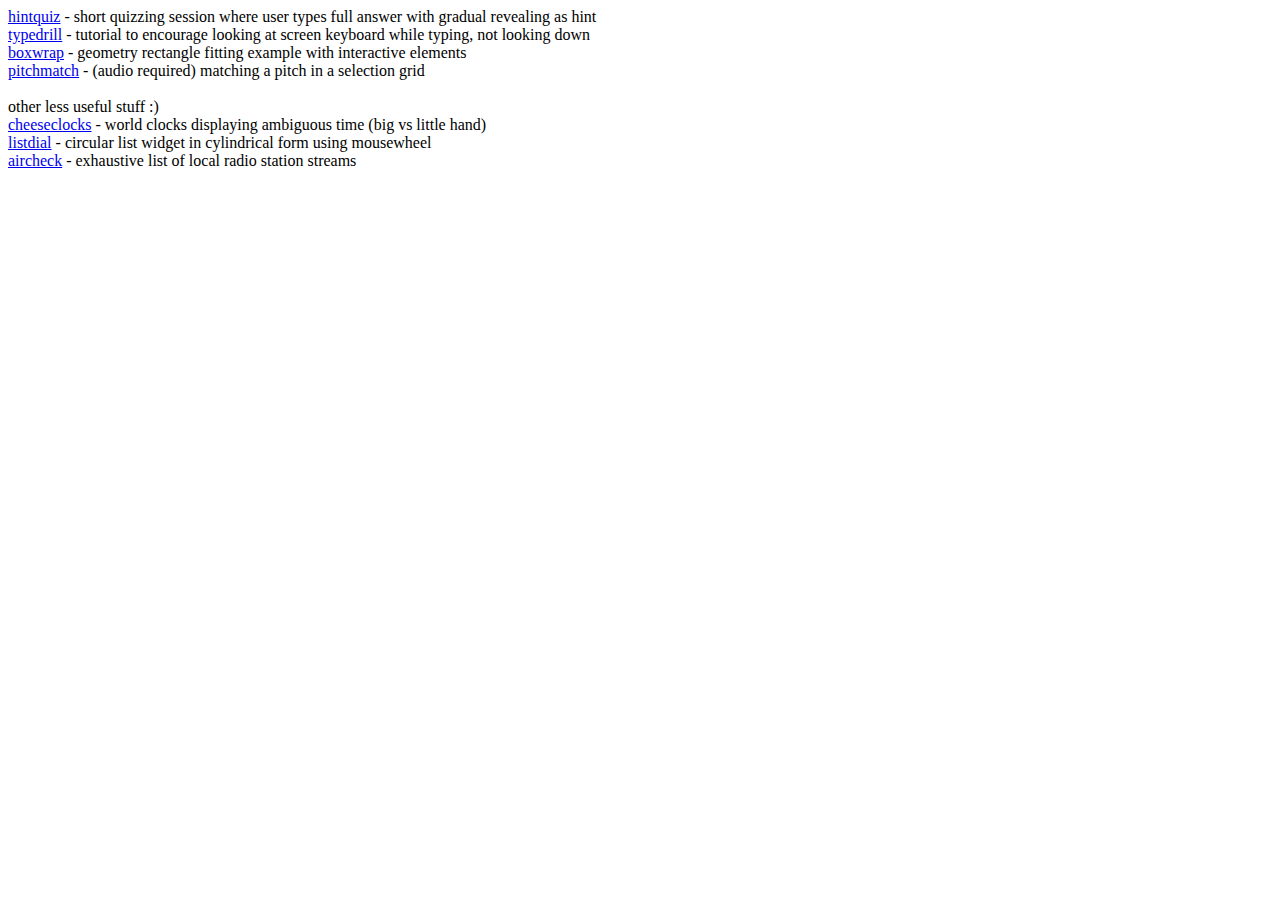
<file: index.html>
<!DOCTYPE html>
<html>
<head><meta charset='utf-8'>
</head>
<body>
<a href='hintquiz'>hintquiz</a> - short quizzing session where user types full answer with gradual revealing as hint
<br>
<a href='typedrill'>typedrill</a> - tutorial to encourage looking at screen keyboard while typing, not looking down
<br>
<a href='boxwrap'>boxwrap</a> - geometry rectangle fitting example with interactive elements
<br>
<a href='pitchmatch'>pitchmatch</a> - (audio required) matching a pitch in a selection grid
<br><br>
other less useful stuff :)
<br>
<a href='cheeseclocks'>cheeseclocks</a> - world clocks displaying ambiguous time (big vs little hand)
<br>
<a href='listdial'>listdial</a> - circular list widget in cylindrical form using mousewheel
<br>
<a href='aircheck'>aircheck</a> - exhaustive list of local radio station streams
</body>
</html>
</file>
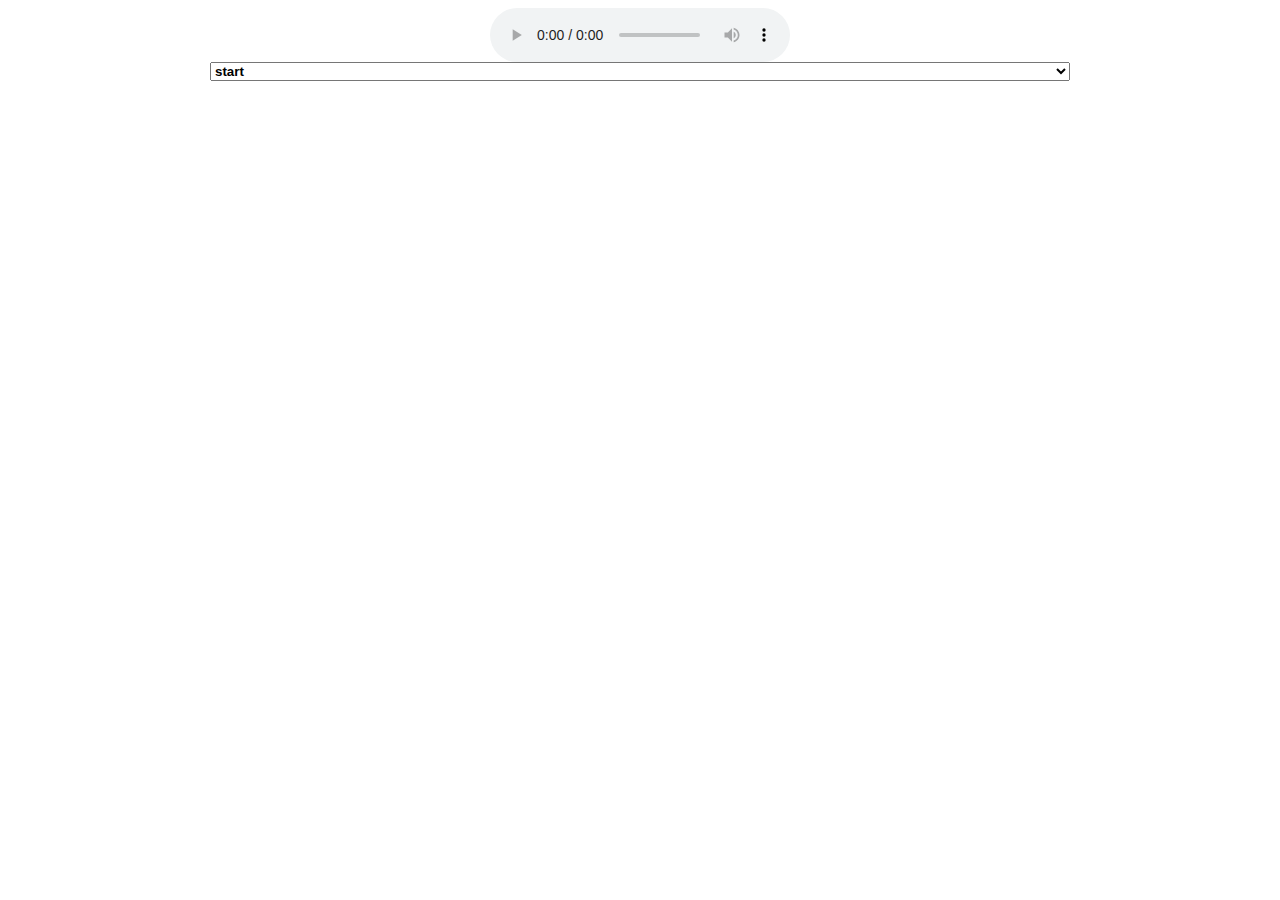
<file: aircheck.html>
<!Doctype html><html><head><meta charset='utf-8'><title>Radio Stations - MA, etc.</title>
<style> :root {color-scheme: dark light} option {color: initial} option:checked {font-weight: bold; color: unset}
select.m {color: magenta} select.y {color: yellowgreen} select.i {color: initial}
audio, select {display:block; margin: 0 auto; font-weight: bold; outline: none}
</style></head><body><script>
let k= {start: [],
 WBWD: [540, 'Islip, NY', 'Jiye..Ja!', 'Radio Zindagi', , 'http://us9.streamingpulse.com:7417/;'],
 WSJW: [550, 'Pawtucket, RI', 'Talk Radio for Catholic Life', 'Relevant Radio', ,'https://playerservices.streamtheworld.com/api/livestream-redirect/RR_MAIN.mp3'],
 WHYN: [560, 'Springfield', 'Springfield\'s News, Traffic & Weather Station', 'NewsRadio 560', , 'https://stream.revma.ihrhls.com/zc4685'],
 WMCA: [570, 'New York, NY', , 'AM 570 The Mission', , 'https://playerservices.streamtheworld.com/api/livestream-redirect/WMCAAMAAC.aac'],
 WSYR: [570, 'Syracuse, NY', 'Syracuse\'s News, Weather & Traffic', 'Newsradio 570 WSYR', , 'https://stream.revma.ihrhls.com/zc1537'],
 WTAG: [580, 'Worcester', 'Worcester\'s News, Weather and Traffic Station', 'NewsRadio 580', , 'https://stream.revma.ihrhls.com/zc1113'],
 WEZE: [590, 'Boston', 'Boston\'s Christian Talk', 'The Word', , 'https://playerservices.streamtheworld.com/api/livestream-redirect/WEZEAMAAC.aac'],
 WICC: [600, 'Bridgeport, CT', , 'WICC 600', , 'https://playerservices.streamtheworld.com/api/livestream-redirect/WICCAMAAC.aac'],
 WGIR: [610, 'Manchester, NH', 'New Hampshire\'s News Radio', 'News Radio 610', , 'https://stream.revma.ihrhls.com/zc2752'],
 WVMT: [620, 'Burlington, VT', 'Burlington & Plattsburg\'s News/Talk Station', , , 'http://crystalout.surfernetwork.com:8001/WVMT-AM_MP3'],
 WPRO: [630, 'Providence, RI', 'The Voice of Southern New England', 'News/Talk 630', , 'https://playerservices.streamtheworld.com/api/livestream-redirect/WPROAMAAC_SC'],
 WNNZ: [640, 'Westfield', , 'Public Radio (NEPR network)', , 'http://nepr.iad.streamguys1.com:80/WNNZ.mp3'],
 WSRO: [650, 'Ashland', 'Boston\'s Classical Station', 'Digital 650 & FM 102.1 WSRO', , 'http://natrix.springfieldsvariety.com:8000/wsro'],
 WRKO: [680, 'Boston', 'The Voice of Boston', 'AM 680', , 'https://stream.revma.ihrhls.com/zc7750'],
 WPVQ: [700, 'Orange/Athol', 'Legends And Young Guns', '92.3 The Outlaw', , 'https://live.wostreaming.net/manifest/saga-wpvqamaac-ibc2'],
 WOR:  [710, 'New York, NY', 'The Voice of New York', , , 'https://stream.revma.ihrhls.com/zc5874'],
 CFZM: [740, 'Toronto, Ontario', 'Timeless Hits', 'Zoomer Radio', , 'https://live.wostreaming.net/manifest/mzmedia-cfzmamaac-ibc2'],
 WVNE: [760, 'Worcester', , 'Life Changing Radio', , 'https://ic1.sslstream.com/wvne-fm'],
 WABC: [770, 'New York', 'Where New York Comes To Talk', '77 WABC Radio', , 'https://playerservices.streamtheworld.com/api/livestream-redirect/WABCAM.mp3'],
 WPRV: [790, 'Providence, RI', 'Providence\'s Talk and Business', , , 'https://playerservices.streamtheworld.com/api/livestream-redirect/WPRVAMAAC_SC'],
 WNNW: [800, 'Lawrence', '¿Donde esta tu Música?', 'Power 800AM/102.9FM', , 'http://hemnos.cdnstream.com/1406_64'],
 WCRN: [830, 'Worcester', 'Radio Central 830 WCRN', , , 'https://us2.maindigitalstream.com/ssl/WCRN'],
 WEEI: [850, 'Boston', 'ESPN on WEEI', , , 'https://live.wostreaming.net/direct/espn-network-48'],
 WSBS: [860, 'Great Barrington', 'First For News, Your Hometown Station', , , 'http://stream.abacast.net/direct/townsquare-wsbsamaac-ibc3'],
 WCBS: [880, 'New York, NY', 'Newsradio 880', , , 'https://playerservices.streamtheworld.com/api/livestream-redirect/WCBSAMAAC_SC'],
 WAMG: [890, 'Dedham', 'La Mega', , , 'http://146.71.118.220:35044/stream'],
 WHJJ: [920, 'Providence, RI', 'Providence\'s Talk Station', 'News Radio 920 & 104.7FM', , 'https://stream.revma.ihrhls.com/zc3223'],
 WROL: [950, 'Greater Boston/Saugus', 'The Spirit of Boston', 'Salem Radio Network', , 'https://playerservices.streamtheworld.com/api/livestream-redirect/WROLAMAAC.aac'],
 WFGL: [960, 'Fitchburg', , , 'WRYP'],
 WELI: [960, 'New Haven, CT', 'New Haven\'s News, Weather & Traffic Station', , , 'https://stream.revma.ihrhls.com/zc453'],
 WCAP: [980, 'Lowell / Merrimack Valley', 'Everybody Gets It', , , 'http://streema.com/radios/play/WCAP'],
 WINS: [1010, 'New York, NY', 'All news. All the time.', '1010 WINS', , 'https://playerservices.streamtheworld.com/api/livestream-redirect/WINSAMAAC_SC'],
 WBZ:  [1030, 'Boston', 'Boston\'s NewsRadio', 'WBZ NewsRadio 1030', , 'https://stream.revma.ihrhls.com/zc7729'],
 WQOM: [1060, 'Natick/Boston', 'The Station of the Cross Catholic Radio Network', , , 'https://hfc.streamguys1.com/wqom'],
 WILD: [1090, 'Boston', , , 'WVNE'],
 WMVX: [1110, 'Salem, NH', 'The Merrimack Valley\'s Greatest Hits', 'Valley 98.9', , 'http://kea.cdnstream.com/1711_128'],
 WBNW: [1120, 'Concord', 'Money Matters Radio Network', , , 'http://backbonenetworks.streamguys.com/WBNW.mp3'],
 WWDJ: [1150, 'Dedham/Boston', 'Radio Luz', , , 'http://relevantradio-ice.streamguys1.com/rsnat/relevantradio-web'],
 WFPB: [1170, 'Falmouth', , , 'WUMB'],
 WSKP: [1180, 'Hope Valley, RI ', 'Good Times, Great Oldies', 'Kool Radio', , 'https://crystalout.surfernetwork.com:8001/WSKP-AM_MP3'],
 WXKS: [1200, 'Newton', 'Boston\'s Conservative Talk', 'Talk 1200', , 'https://stream.revma.ihrhls.com/zc4705'],
 WNEB: [1230, 'Worcester', 'Emmanuel Radio', , , 'http://ice9.securenetsystems.net/1230WNEB'],
 WNAW: [1230, 'North Adams', , 'New Country 94.7', , 'https://live.wostreaming.net/direct/townsquare-wnawamaac-ibc3'],
 WBLQ: [1230, 'Westerly, RI / Stonington, CT', 'Local News, Local People', 'Stereo 1230 WBLQ', , 'http://ice3.securenetsystems.net/WBLQ'],
 WESX: [1230, 'Nahant', 'Multicultural', , , 'http://www.streamvortex.com:11210/stream'],
 WOON: [1240, 'Woonsocket, RI', 'The Blackstone Valley\'s Superstation', 'O N 1240', , 'http://audio.onworldwide.com:7060/;'],
 WBAS: [1240, 'West Yarmouth', 'A Sua Radio Brasileira', , , 'http://natrix.redeabr.com:8000/wbas_stream'],
 WHMQ: [1240, 'Greenfield', , , 'WHMP'],
 WARE: [1250, 'Ware', 'The Valley\'s Classic Hits', 'Classic Hits 97.7', , 'http://media.streambrothers.com:18078/stream'],
 WBIX: [1260, 'Boston', '1260 Nossa Rádio USA', , , 'https://appradio.app:8134/live'],
 WPKZ: [1280, 'Fitchburg', 'The K-Zone', , , 'http://www.ustream.tv/channel/wpkzlocal/pop-out'],
 WNBF: [1290, 'Binghamton, NY', 'Where News Breaks First', 'News Radio 1290', , 'https://live.wostreaming.net/direct/townsquare-wnbfamaac-ibc3'],
 WJDA: [1300, 'Quincy', 'Multicultural', , , 'https://stream.radio.co/s9cb5ee0f7/listen'],
 WORC: [1310, 'Worcester', 'MEGA', , , 'http://146.71.118.220:35046/stream'],
 WARA: [1320, 'Attleboro', 'It\'s All About Community', , , 'https://secure1.reliastream.com/jamjones/;'],
 WRCA: [1330, 'Watertown', 'Wall Street Listens. The World Listens.', 'Bloomberg Radio', , 'https://playerservices.streamtheworld.com/api/livestream-redirect/WBBRAMAAC48_SC'],
 WNBH: [1340, 'New Bedford', , 'Big 101.3', , 'https://playerservices.streamtheworld.com/api/livestream-redirect/WNBHAMAAC.aac'],
 WGAW: [1340, 'Gardner', 'Local NewsTalk', 'WGAW1340.com', , 'https://ice66.securenetsystems.net/WGAW'],
 WBRK: [1340, 'Pittsfield', 'The Voice Of The Berkshires', 'Community Radio', , 'https://ice6.securenetsystems.net/WBRKAM'],
 WINY: [1350, 'Putnam, CT', 'Today\'s Best Music and Yesterday\'s Classics', , , 'https://playerservices.streamtheworld.com/api/livestream-redirect/WINYAMAAC.aac'],
 WEZS: [1350, 'Laconia, NH', 'The New Talk Authority', 'NewsTalk 1350', , 'http://192.184.9.158:8025/live?1515791459927.mp3'],
 WLYN: [1360, 'Lynn', 'Multicultural', , , 'http://peace.str3am.com:6660/WLYN'],
 WFEA: [1370, 'Manchester, NH', 'More Stimulating Talk', , , 'https://live.wostreaming.net/manifest/saga-wfeaamaac-ibc2'],
 WNRI: [1380, 'Woonsocket, RI', 'The Voice of The Blackstone Valley' ,'1380 AM & 99.9 FM WNRI', , 'http://1.ice1.firststreaming.com:8000/wnri_am.aac'],
 WPLM: [1390, , , , '_WPLM'],
 WLLH: [1400, 'Lowell', 'La Mega', , , 'http://146.71.118.220:35048/stream'],
 WHMP: [1400, 'Northampton', 'News, Information & The Arts', , , 'https://live.wostreaming.net/manifest/saga-whmpamaac-ibc1'],
 WZBR: [1410, 'Dedham', 'Real Jazz for Boston', 'AM 1410 & FM 98.1 WZBR', , 'http://natrix.springfieldsvariety.com:8000/wzbr'],
 WBSM: [1420, 'New Bedford', 'New Bedford\'s News-Talk Station', , , 'http://stream.abacast.net/direct/townsquare-wbsmamaac-ibc3'],
 WKOX: [1430, 'Everett', 'Ultimate Gospel Experience', '1430 The Light', , 'https://ice10.securenetsystems.net/WMUVHD3'],
 WVEI: [1440, 'Worcester', 'Sports Radio WEEI afilliate', , , 'https://playerservices.streamtheworld.com/api/livestream-redirect/WVEIFM_SC'],
 WLIM: [1440, 'Medford, NY', 'Playing all songs you forgot about', '93.3 The Breeze', , 'http://108.163.245.230:8037/xstream'],
 WNBP: [1450, 'Newburyport', , , 'WRCA'],
 WKXL: [1450, 'Concord, NH', 'Concord\'s News, Talk, Sports', , , 'http://wkxl.serverroom.us:7516/;'],
 WBMS: [1460, 'Brockton', 'South Shore\'s Radio Station', , , 'https://live.wostreaming.net/manifest/marshfield-wbmsamaac-ibc1'],
 WAZN: [1470, 'Watertown', 'Radio Oasis de Vida', , , 'http://peace.str3am.com:6660/WAZN'],
 WSAR: [1480, 'Fall River', 'News Talk Sports', '1480 WSAR', , 'http://ice6.securenetsystems.net/WSAR'],
 WMRC: [1490, 'Milford', 'MyFM 101.3 Today\'s WMRC', , , 'http://ice64.securenetsystems.net/WMRC'],
 WCCM: [1490, 'Haverhill', , 'Impacto 1490', , 'http://hemnos.cdnstream.com/1407_64'],
 WFED: [1500, 'Washington, DC', 'Federal News Radio', , , 'https://playerservices.streamtheworld.com/api/livestream-redirect/WFEDAM.mp3'],
 WMEX: [1510, 'Quincy/Boston', 'Playing the Greatest Hits of All Time', , , 'https://live.wostreaming.net/manifest/marshfield-wmexamaac-ibc1'],
 WIZZ: [1520, 'Greenfield', , ,'WLZX_HD3'],
 WVBF: [1530, 'Middleborough/Taunton', 'Hometown Talk Radio / Massachusetts Reading Network', , , 'http://198.20.181.71:8000/;'],
 WADK: [1540, 'Newport, RI', 'News·Talk - Your Hometown Information Station', , , 'https://crystalout.surfernetwork.com:8001/WADK-AM_MP3'],
 WXEX: [1540, 'Exeter, NH', 'The Seacoast Oldies Station', 'Seacoast Oldies', , 'https://ais-sa1.streamon.fm/7671_48k.aac'],
 WNTN: [1550, 'Cambridge', 'Boston\'s Hub for International Radio', 'Global Echos Radio Network', , 'https://live.wostreaming.net/direct/deltacommunications-wntnamaac-ibc1'],
 WUBG: [1570, 'Methuen', , , 'WKMY'],
 WNYG: [1580, 'Nassau-Suffolk (Long Island), NY', , 'Radio Cantico Nuevo', , 'http://ph1.ministeriotv.com:8004/stream'],
 WSMN: [1590, 'Nashua, NH', 'Nashua\'s News & Talk', , , 'http://amber.streamguys.com:4580/live'],
 WARV: [1590, 'Warwick, RI', 'Life Changing Radio', , , 'https://ic1.sslstream.com/warv-fm'],
 WUNR: [1600, 'Brookline/Boston', 'Radio International', 'Ethnic Radio', , 'https://ic1.sslstream.com/warv-fm'],
 WLZX: [1600, 'East Longmeadow', , , '_WLZX'],
 RadioEnergy: [1620, 'Boston', 'Haitian Community', 'Radio Energy Boston', , 'https://s3.voscast.com:8555/live'],
 'Liberty & Justice': [1640, 'Shirley', 'The Neighborhood Talk Alternative', 'Liberty & Justice 1640 & 87.9', , 'http://node-27.zeno.fm/efwkmpv7dfeuv'],
 Troubadour: [1710, 'Shirley', 'Where the REAL folk music has gone', 'Troubadour 1710', , 'http://stream.zeno.fm/2e68m9u7dfeuv'],
 B87: [87.7, 'Boston', 'Boston\'s Urban Hit Music Station', , , 'http://96.233.123.71:8000/;'],
 DAVEFM: [87.9, 'Marlborough', , 'Dave FM', , 'http://davefmradio.no-ip.org:8000/stream'],
 WMBR: [88.1, 'Cambridge', 'The MIT Student Radio Station', , , 'https://wmbr.org:8002/hi'],
 WCHC: [88.1, 'Worcester', 'Worcester\'s Only Alternative Source', 'College of the Holy Cross', , 'https://s2.radio.co/sc161fe4c9/listen'],
 WFHL: [88.1, 'New Bedford', 'New Bedford Christian Radio & TV', , , 'http://radio.ministeriotv.com:8014/stream.mp3'],
 WELH: [88.1, 'Providence, RI', , ,'WNPN'],
 WGAO: [88.3, 'Dean College / Franklin', 'Southeastern New England\'s Hottest Rock Station', 'Power 88', , 'http://backbonenetworks.streamguys.com/dean.mp3'],
 WRPS: [88.3, 'Rockland High School', 'Rockland\'s Own Alternative Radio', , , 'http://www.ophanim.net:9690/;'],
 WIQH: [88.3, 'Concord-Carlisle High School', , , , 'http://96.31.83.86:8074/;'],
 WYZX: [88.3, 'East Falmouth', , , 'WRYP'],
 WQRI: [88.3, 'Bristol, RI', 'Roger Williams University Student Radio Station', , , 'http://peridot.streamguys.com:7330/live'],
 WEVS: [88.3, 'Nashua, NH', 'New Hampshire Public Radio', 'NHPR 88.3 FM', , 'https://nhpr-ice.streamguys1.com/nhpr'],
 WFCR: [88.5, 'Amherst', 'Think. Listen. Engage.', 'New England Public Radio', , 'http://nepr.streamguys1.com/WFCR.mp3'],
 WFCR_HD2: [88.5, , 'Beethoven Satellite Network', , , 'http://nepr.iad.streamguys1.com/WFCR-HD.mp3'],
 WFCR_HD3: [88.5, , , ,'WNNZ'],
 WPMW: [88.5, 'Bayview/New Bedford/Fall River', 'Academy of the Immaculate, Inc.', 'Radio CorMariae', , 'https://ice23.securenetsystems.net/WPMWRCM'],
 WWRN: [88.5, 'Rockport', , , 'WRYP'],
 WMVY: [88.7, 'Edgartown', 'Martha\'s Vinyard & The World', 'mvyradio', , 'http://peridot.streamguys.com:5850/mvy-mp3'],
 WJMF: [88.7, 'Smithfield/Providence, RI', , , 'WCRB'],
 WJMF_HD2: [88.7, 'Smithfield/Providence, RI', 'WJMF Radio, The Beat of Bryant', 'Bryant University', , 'https://playerservices.streamtheworld.com/api/livestream-redirect/WJMFFMAAC.aac'],
 WERS: [88.9, 'Boston', 'Boston\'s Music Discovery Station', 'Emerson College', , 'http://marconi.emerson.edu:8000/wers'],
 WERS_HD2: [88.9, 'Broadway and Beyond', 'Standing Room Only', , , 'http://marconi.emerson.edu:8000/wershd2'],
 WECB: [, 'The Underground Sound Of Emerson College', 'WECB Radio', , , 'http://marconi.emerson.edu:8000/wecb'],
 ETIN: [, , 'Emerson Talk and Information Network', , , 'http://marconi.emerson.edu:8000/etin'],
 Evangelique: [88.9, 'Mattapan', , 'Radio Echo Evangelique', , 'http://ample-zeno-10.radiojar.com/8kvvvf3qqy5tv'],
 WBUH: [89.1, 'Brewster', , , 'WBUR'],
 WQPH: [89.3, 'Shirley', , 'Eternal Life Radio', , 'https://ic2.sslstream.com/wqph-fm'],
 WAMH: [89.3, 'Amherst College', 'Independent Rock and Roll', , , 'https://edge.mixlr.com/channel/fltfb'],
 WCDV_LP: [89.3, 'Lynn', , 'Radio Torrente de Vida', , 'http://198.143.144.226:8090/;'],
 WTBU_cc: [89.3, , 'The Beat of Boston University', , , 'http://wtbu.bu.edu:1800'],
 WNPN: [89.3, 'Tiverton, RI', , 'The Public\'s Radio', , 'https://amber.streamguys1.com:5595/riprdeskweb-aac'],
 WNCK: [89.5, 'Nantucket', , 'Nantucket NPR', , 'http://ice7.securenetsystems.net:80/WNCK'],
 WNNU: [89.5, 'Great Barrington', , ,'WNNZ'],
 WGBH: [89.7, 'Boston', 'Boston\'s Local NPR', , , 'https://wgbh-live.streamguys1.com/wgbh-aac'],
 WGBH_HD2: [89.7, , , , 'WCRB'],
 WGBH_HD3: [89.7, , , , 'WCAI' ],
 'A Celtic Sojourn': [, , , , ,'https://wgbh-live.streamguys1.com/celtic-sojourn.mp3'],
 'Jazz 24/7': [, , , , ,'https://wgbh-live.streamguys1.com/Jazz24-7'],
 'Jazz Decades Channel': [, , , , ,'https://wgbh-live.streamguys1.com/JazzDecades-8104'],
 WTBR: [89.7, 'Pittsfield', 'For The Love Of Radio', 'Pittsfield Community Radio', , 'https://pittsfieldtv.net:8443/stream'],
 WSCB: [89.9, 'Springfield', 'Springfield College Student Radio', 'The Birthplace', , 'https://i1.stretchinternet.com/wscb'],
 WCAI: [90.1, 'Woods Hole', 'Cape and Islands NPR Station', , , 'https://wgbh-live.streamguys1.com/wcai'],
 WCAI_HD2: [90.1, , , , 'WCRB'],
 WYQQ: [90.1, 'Charlton', 'Your Local Choice For Hope And Encouragement', 'The Q 90.1', , 'http://fire.wavestreamer.com:6400/Live/;stream/1'],
 WRYP: [90.1, 'Wellfleet', 'Be Renewed', 'Renew FM', , 'https://ice24.securenetsystems.net/RENEWFM'],
 WZBC: [90.3, 'Newton', , 'Boston College Radio', , 'http://amber.streamguys.com:4860/;'],
 WRIU: [90.3, 'Kingston, RI', 'Independent. Non-commercial. WRIU. The sonic embodiment of freedom.', 'University of Rhode Island', , 'http://stream.wriu.org/archive-fm'],
 WICN: [90.5, 'Worcester', , 'Jazz+ for New England', , 'https://wicn-ice.streamguys1.com/live-mp3'],
 WSMA: [90.5, 'Scituate', , 'Christian Satellite Network CSN Radio', , 'http://ice7.securenetsystems.net:80/CSNAAC'],
 WYDI: [90.5, 'Derry, NH', , , 'WRYP'],
 WXIN: [90.7, 'Providence, RI', , 'Rhode Island College Radio', , 'http://68.168.101.146:8530/;'],
 WTCC: [90.7, 'Springfield', 'The Community\'s Choice', 'Springfield Technical Community College', , 'http://netcaster.wtccfm.org:8000/;'],
 WKKL: [90.7, 'West Barnstable / Hyannis', 'Cape Cod\'s Commercial Free Alternative', 'Cape Cod Community College', , 'https://ais-edge106-live365-dal02.cdnstream.com/a45468'],
 WJHD: [90.7, 'Portsmouth, RI', 'Your Sound Foundation', 'Portsmouth Abbey School', , 'https://s2.radio.co/s4b09a5b03/listen'],
 WBUR: [90.9, 'Boston', 'Boston\'s NPR News Station', , , 'http://wbur-sc.streamguys.com/wbur'],
 WSCS: [90.9, 'New London, NH', 'Classical WSCS 90.9FM', , , 'http://natrix.sugarrivermedia.com:8000/wscs'],
 WNAN: [91.1, 'Nantucket', , , 'WCAI'],
 WJJW: [91.1, 'North Adams', , 'Massachusetts College Of Liberal Arts', , 'http://war.str3am.com:8010/;'],
 WKMY: [91.1, 'Winchendon', 'Positive and Encouraging', 'K-LOVE', , 'http://emf.streamguys1.com/sk043_mp3_high'],
 WTKL: [91.1, 'North Dartmouth', 'Positive and Encouraging', 'K-LOVE', , 'http://emf.streamguys1.com/sk043_mp3_high'],
 WXEV: [91.1, 'Westerly, RI', , , 'WRYP'],
 WCUW: [91.3, , 'Community Radio Serving Central Massachusetts', , , 'http://peridot.streamguys.com:5490/live'],
 WXPL: [91.3, 'Fitchburg', 'Your Explosive Alternative', 'Fitchburg State University', , 'http://ice23.securenetsystems.net/WXPL'],
 WSHL: [91.3, 'North Easton', , 'Stonehill College Radio', , 'http://wshl.streamon.fm:8000/WSHL-48k.aac'],
 WFMR: [91.3, 'Orleans', , , 'WOMR'],
 WDOM: [91.3, 'Providence, RI', , 'Providence College', , 'http://www.ophanim.net:9050/;'],
 WUNH: [91.3, 'Durham, NH', 'The Freewaves', 'University of New Hampshire', , 'http://s9.viastreaming.net:9000/;stream.mp3'],
 WUML: [91.5, 'Lowell', 'Where Underground Music Lives', , , 'http://108.163.223.242:8133/;'],
 WBIM: [91.5, 'Bridgewater', 'The Radio Voice of Bridgewater State University', , , 'http://38.135.36.125:7436/stream'],
 WZLY: [91.5, 'Wellesley', , 'Wellesley College Radio', , 'http://wzlystream.wellesley.edu:8000/wzly'],
 WMFO: [91.5, 'Medford/Boston', 'Tufts Freeform Radio', 'Tufts University', , 'http://new-webstream.wmfo.org/lowq'],
 WMLN: [91.5, 'Milton/Boston', , 'Curry College Radio', , 'http://ice41.securenetsystems.net/WMLN'],
 WSDH: [91.5, 'Sandwich', , 'Sandwich Community Radio', , 'https://wscr.streamguys1.com/live'],
 WMHC: [91.5, 'South Hadley', , 'Mount Holyoke College', , 'http://listen1.mixlr.com/e1e5ea90f457d120663e8827ea544216'],
 WNMH: [91.5, 'Northfield', 'Hogger Radio', 'Mount Hermon School', , 'http://ice64.securenetsystems.net/WNMH'],
 WCVY: [91.5, 'Coventry, RI', , , 'WNPN'],
 WAVM: [91.7, 'Maynard', 'The Eyes & Ears of Tiger Town', 'Maynard High School', , 'http://peridot.streamguys.com:7600/live-mp3'],
 WTYN: [91.7, 'Lunenburg', , , 'WRYP'],
 WMWM: [91.7, 'Salem', , 'Salem State University Radio', , 'https://wmwmsalem.radioca.st/stream'],
 WBSL: [91.7, 'Sheffield', , 'Berkshire School', , 'http://stream.bsn.net:8000/wbslstream_ios.mp3'],
 WJNF: [91.7, 'Pittsfield', , ,'WRYP'],
 WJWT: [91.7, 'Gardner', , , 'WRYP'],
 WUMG: [91.7, 'Stow', , , 'WUMB'],
 WUMT: [91.7, 'Marshfield', , , 'WUMB'],
 WBPR: [91.9, 'Worcester', , , 'WUMB'],
 WUMB: [91.9, 'Boston', , 'UMASS Boston', , 'http://wumb.streamguys1.com/wumb919fast'],
 WUMB_French: [, , , 'Air Du Temps (folk, French)', , 'http://wumb.streamguys1.com/wumb919fr'],
 WUMB_BEACON: [, , ,'UMass Student BEACON RADIO Channel (free-form/student)', , 'http://wumb.streamguys1.com/wumb919ho2'],
 WUMB_Blues: [, , , 'Blues Channel', , 'http://wumb.streamguys1.com/wumb919st'],
 WUMB_Celtic: [, , ,'Celtic Journey Channel', , 'http://wumb.streamguys1.com/wumb919cj'],
 WUMB_Contemporary: [, , , 'Contemporary Folk Channel', , 'http://wumb.streamguys1.com/wumb919cf'],
 WUMB_SAMW: [, , , 'S A M W (Summer Accoustic Music Week) Channel', , 'http://wumb.streamguys1.com/wumb919samw'],
 WUMB_Holiday: [, , , 'Holiday Channel', , 'http://wumb.streamguys1.com/wumb919hol'],
 WUMB_Traditional: [, , , 'Traditional Folk', , 'http://wumb.streamguys1.com/wumb919od'],
 WUMD_Rocks: [, 'Dartmouth', , 'UMass Dartmouth', , 'http://icstream.umassd.edu:8000/WUMD-HI'],
 WMUA: [91.9, 'Amherst', , 'The Radio Voice of UMass', , 'https://usa5.fastcast4u.com/proxy/qernhlca?mp=/1'],
 WMUAₓ: [, , , 'UMass non-FCC regulated online only stream', , 'https://usa17.fastcast4u.com/proxy/dferre05?mp=/1'],
 WCFM: [91.9, 'Williamstown', 'The voice of Williams College and the best alternative in the Berkshires', 'Williams College', , 'http://137.165.206.193:8000/stream'],
 WOZQ: [91.9, 'Northampton', , 'Smith College Radio', , 'http://listen1.mixlr.com/9557b8b7a7962a37da0e508603eec594'],
 WAIC: [91.9, 'Springfield', , , 'WNNZ'],
 WDER: [92.1, 'Derry, NH', 'Life Changing Radio', , , 'https://ic1.sslstream.com/wder-fm'],
 WOMR: [92.1, 'Provincetown', 'OuterMost Radio', , , 'http://womr.streamguys1.com/live'],
 _WXEX: [92.1, 'Sanford, ME', , , 'WXEX'],
 W222CH: [92.3, 'Greenfield', , , 'WPVQ'],
 _WPRO: [92.3, 'Providence, RI', 'Today\'s Hit Music', '92 PRO FM', , 'https://playerservices.streamtheworld.com/api/livestream-redirect/WPROFMAAC.aac'],
 WXRV: [92.5, 'Andover', 'Independent Radio', '92.5 The River', , 'http://nebcoradio.com:8010/;'],
 WBUA: [92.7, 'Tisbury', , , 'WBUR'],
 WBOS: [92.9, 'Boston', 'The Next Generation of Classic Rock', 'Boston\'s Rock 92.9', , 'https://playerservices.streamtheworld.com/api/livestream-redirect/WBOSFMAACIHR.aac'],
 WBOS_HD2: [92.9, 'Boston', , , 'WRCA'],
 _WHYN: [93.1, 'Springfield', 'The Pioneer Valley\'s Hit Music', 'Mix 93.1', , 'https://stream.revma.ihrhls.com/zc1101'],
 WSNE: [93.3, 'Providence, RI', 'Throwbacks and Hits from the 90\'s, 2000\'s and Today!', 'Coast 93.3', , 'https://stream.revma.ihrhls.com/zc2053'],
 WSNE_HD2: [93.3, , , 'The Smooth Jazz Channel', , 'https://stream.revma.ihrhls.com/zc4242'],
 WSNE_HD3: [93.3, , , , 'WHJJ'],
 WNHW: [93.3, 'Belmont, NH', '#1 For New Country And The Legends', '93.3 The Wolf', , 'https://playerservices.streamtheworld.com/api/livestream-redirect/WNHW_FMAAC.aac'],
 W227CL: [93.3, 'Port Jefferson, NY', , , 'WLIM'],
 WFRQ: [93.5, 'Harwich Port', 'Cape Cod\'s Greatest Hits', 'Frank FM', , 'http://ice3.securenetsystems.net:80/WFRQ'],
 _WEEI: [93.7, 'Lawrence', , 'Sports Radio WEEI Boston', , 'https://playerservices.streamtheworld.com/api/livestream-redirect/WEEIFM'],
 WEEI_HD2: [93.7, 'Lawrence', , , 'WWBX_HD2'],
 WRSI: [93.9, 'Turners Falls/Northampton', 'Different Is Good', '93.9 The River', , 'https://live.wostreaming.net/direct/saga-wrsifmaac-ibc2'],
 WRSI_HD2: [93.9, 'Turners Falls', , , 'WHMP'],
 W230AW: [93.9, 'Hyannis', , , 'WFRQ'],
 WHJY: [94.1, 'Providence, RI', 'The Home of Rock & Roll', '94 HJY', , 'https://stream.revma.ihrhls.com/zc2049'],
 WXBJ_LP: [94.1, 'Salisbury', 'The Seacoast\'s Oldies Station', 'Cool 94.1', , 'http://s10.voscast.com:7020/;'],
 W231AK: [94.1, 'Great Barrington', , , 'WSBS'],
 W231BR: [94.1, 'Manchester, NH', , , 'WZID_HD2'],
 WZAI: [94.3, 'Brewster', , , 'WCAI'],
 W232BW: [94.3, 'Amherst', , , 'WLZX_HD2'],
 WJMN: [94.5, 'Boston', 'Boston\'s #1 For Hip Hop & Throwbacks', 'JAM\'N 94.5', , 'https://stream.revma.ihrhls.com/zc1089'],
 WJMN_HD2: [94.5, , 'Because Truth Matters', 'BIN Black Information Network', , 'https://stream.revma.ihrhls.com/zc8666'],
 WMAS: [94.7, 'Enfield, CT / Springfield, MA', 'More Music, More Variety', , , 'https://playerservices.streamtheworld.com/api/livestream-redirect/WMASFMAAC.aac'],
 WNHN_LP: [94.7, 'Concord, NH', 'Jazz.Blues.Progressive.Talk', , , 'http://38.107.243.218:8341/live'],
 WZMR_LP: [94.9, 'East Boston', 'Youth Community Radio', 'ZUMIX Radio', , 'http://amber.streamguys.com:6040/live'],
 W235AV: [94.9, 'Paxton/Worcester', , , 'WTAG'],
 W235CS: [94.9, 'Ashland', , , 'WAMG'],
 WHOM: [94.9, 'Mt Washington, NH', 'The Best Mix of the 80s, 90s, and Today', '94-9 HOM', , 'https://live.wostreaming.net/direct/townsquare-whomfmaac-ibc3'],
 WXTK: [95.1, 'West Yarmouth', 'Cape Cod\'s #1 source for Local News', 'Newsradio 95 WXTK', , 'https://stream.revma.ihrhls.com/zc6675'],
 WXRB: [95.1, 'Dudley/Webster', 'The station that doesn\'t always play it first!', 'Golden 95.1', , 'http://crystalout.surfernetwork.com:8001/WXRB-FM_MP3'],
 WLPZ_LP: [95.1, 'Leominster', 'Leominster Community Radio', 'z95.1', , 'https://ais-edge09-live365-dal02.cdnstream.com/a82714'],
 WWRI_LP: [95.1, 'Coventry, RI', 'Kent County\'s Classic Rock', 'I-95.1', , 'http://ice64.securenetsystems.net/WWRI'],
 WHRB: [95.3, 'Cambridge', , 'Harvard Radio Broadcasting', , 'http://stream.whrb.org:8000/whrb-mp3'],
 _WPVQ: [95.3, 'Greenfield', 'The Pioneer Valley\'s Country', 'Bear Country 95.3', , 'https://live.wostreaming.net/manifest/saga-wpvqfmaac-ibc2'],
 WMNH_LP: [95.3, 'Manchester, NH', 'Manchester\'s Downtown Radio Station', , , 'http://stream.radiojar.com/wsy5zcxkxv5tv'],
 WLVO: [95.5, 'Providence, RI', 'Positive and Encouraging', 'K-LOVE', , 'http://emf.streamguys1.com/sk043_mp3_high'],
 WZID: [95.7, 'Manchester,', 'Today\'s Variety', 'New Hampshire\'s 95.7FM', , 'https://live.wostreaming.net/direct/saga-wzidfmaac-ibc2'],
 WZID_HD2: [95.7, 'Manchester, NH', 'We Play It All!', 'Rewind 94.1', , 'https://live.wostreaming.net/direct/saga-wzidhd2aac-ibc2'],
 WZID_HD3: [95.7, 'Hooksett/Concord, NH', 'Legends And Young Guns', '103.1 The Outlaw', , 'https://live.wostreaming.net/direct/saga-wzidhd3aac-ibc2'],
 _WATD: [95.9, 'Marshfield', 'Your source for everything South Shore', , , 'https://live.wostreaming.net/manifest/marshfield-watdfmaac-ibc1'],
 _WBEC: [95.9, 'Pittsfield', 'Berkshires\' Hit Music Station', 'Live 95-9', , 'https://live.wostreaming.net/manifest/townsquare-wbecfmaac-ibc3'],
 WCRI: [95.9, 'Block Island/ West Warwick, RI', , 'Classical 95.9', , 'http://wcri.streamguys1.com:80/live-aac'],
 WSRS: [96.1, 'Worcester', 'Worcester\'s At Work Station', 'Today\'s variety 96.1 SRS', , 'https://stream.revma.ihrhls.com/zc1109'],
 WSRS_HD2: [96.1, , , 'iHeart80s Radio', , 'https://stream.revma.ihrhls.com/zc5060'],
 W242AA: [96.3, 'Beacon Hill', , , 'WCRB'],
 W242AT: [96.3, 'Williamstown', , , 'WFCR'],
 W243BG: [96.5, 'New Bedford', , , 'WERS'],
 W243DC: [96.5, 'Needham', , , 'WXRV'],
 TeleBrockton: [96.5, 'Brockton', 'Voz De Cabo Verde', 'Radio TeleBrockton', , 'http://205.164.41.79:8002/;stream.mp3'],
 WMLL: [96.5, 'Manchester, NH', 'Iconic Rock', '96.5 The Mill', , 'https://playerservices.streamtheworld.com/api/livestream-redirect/WMLLFMAAC.aac'],
 WIGV_LP: [96.5, 'Providence, RI', , 'Radio Renacer', , 'http://198.7.59.28:8072/stream/1/'],
 W243AI: [96.5, 'Newport, RI', , , 'WMVY'],
 WTIC: [96.5, 'Hartford, CT', 'Today\'s Best Variety', '96.5 TIC', , 'https://playerservices.streamtheworld.com/api/livestream-redirect/WTICFM_SC'],
 WVVY_LP: [96.7, 'Tisbury', , 'Martha\'s Vineyard Community Radio', , 'http://50.252.252.209:8000/;'],
 W244CF: [96.7, 'Plymouth', , , 'WRYP'],
 WSUB_LP: [96.7, 'Ashaway, RI/ Westerly, CT', , 'The Buzz', , 'http://ice3.securenetsystems.net/WRBZ'],
 WBQT: [96.9, 'Boston', 'Throwbacks and Today\'s Best Hip Hop and R&B', 'Hot 96.9 Boston', , 'https://playerservices.streamtheworld.com/api/livestream-redirect/WBQTFMAACIHR.aac'],
 W245BK: [96.9, 'Amherst', , , 'WLZX_HD3'],
 W246BP: [97.1, , , , , 'WXEX-AM'],
 WJFD: [97.3, 'New Bedford', , 'iHeart Portuguese and World Music', , 'https://playerservices.streamtheworld.com/api/livestream-redirect/WJFDFMAAC.aac'],
 WNRC_LP: [97.5, 'Dudley/Webster', 'Your Favorite Variety Station', 'Nichols College', , 'http://crystalout.surfernetwork.com:8001/WNRC-LP_MP3'],
 WOKQ: [97.5, 'Portsmouth, NH', '#1 For New Country', 'The Big 97.5 WOKQ', , 'http://stream.abacast.net/direct/townsquare-wokqfmaac-ibc3'],
 WKAF: [97.7, 'Boston', '#1 para Reggaeton y Variedad en Boston', 'Rumba 97.7', , 'https://stream.revma.ihrhls.com/zc7731'],
 WAZK: [97.7, 'Nantucket', 'True Island Radio', '97.7 ACK FM', , 'http://ice7.securenetsystems.net:80/WAZK'],
 WBCR_LP: [97.7, 'Great Barrington', 'Community Radio for the Southern Berkshires', , , 'https://s3.citrus3.com:8114/stream'],
 W249DP: [97.7, 'Springfield', , , 'WARE'],
 WHAV_LP: [97.9, 'Haverhill', 'Catch the Wave', , , 'http://whav.streamguys1.com/live'],
 W250AB: [97.9, 'Manchester, NH', , , 'WOKQ'],
 WCTK: [98.1, 'New Bedford', 'Southern New England\'s Country', 'Cat Country 98.1', , 'https://playerservices.streamtheworld.com/api/livestream-redirect/WCTKFMAAC.aac'],
 WCTK_HD2: [98.1, , , , 'WNBH'],
 WGUA_LP: [98.1, 'Lawrence', , 'Radio Católica', , 'http://68.235.37.11:10002/;stream.mp3'],
 W251CR: [98.1, 'Medford', , , 'WZBR'],
 WHAI: [98.3, 'Greenfield', 'The Valley\'s Best Variety', , , 'https://live.wostreaming.net/direct/saga-whaifmaac-ibc2'],
 W252BG: [98.3, 'Lee', , , 'WFCR'],
 WLNH: [98.3, 'Laconia, NH', 'New Hampshire\'s Greatest Hits', 'Frank FM', , 'WFNQ'],
 _WBZ: [98.5, 'Boston', , '98.5 The Sports Hub', , 'https://playerservices.streamtheworld.com/api/livestream-redirect/WBZFM_SC'],
 WBZ_HD2: [98.5, , '98.5 HubCast', 'Sports Hub Rewind', , 'https://playerservices.streamtheworld.com/api/livestream-redirect/WBZHD2AAC.aac'],
 W253CD: [98.5, , , , 'WLZX'],
 WKFY: [98.7, 'East Harwich', 'Classic Cape Style', 'Koffee FM', , 'http://ice6.securenetsystems.net/WKFY'],
 W254AU: [98.7, 'Great Barrington', , , 'WFCR'],
 WBYY: [98.7, 'Somersworth, NH', , , 'WFNQ'],
 _WORC: [98.9, 'Webster/Worcester', , '98.9 Nash Icon', , 'https://playerservices.streamtheworld.com/api/livestream-redirect/WORCFMAAC.aac'],
 WNNI: [98.9, 'Adams', , , 'WNNZ'],
 _WPLM: [99.1, 'Plymouth', 'The Most Music and the Most Variety', 'Today\'s Easy 99.1', , 'https://playerservices.streamtheworld.com/api/livestream-redirect/WPLMFMAAC.aac'],
 WNNH: [99.1, 'Hennicker, NH', 'Scott Shannon\'s True Oldies Channel', 'True Oldies 99.1', , 'http://peta-source.live365cdn.com/b92108_128mp3'],
 WMNP: [99.3, 'Block Island / Newport, RI', 'Playing All Of Today\'s Hottest Music', 'Mixx 99.3', , 'http://crystalout.surfernetwork.com:8001/WMNP-FM_MP3'],
 _WLZX: [99.3, 'Northampton', 'The Rock Alternative', 'Lazer 99.3 & 98.5', , 'https://live.wostreaming.net/direct/saga-wlzxfmaac-ibc2'],
 WLZX_HD2: [99.3, , 'You LIVED it. We PLAY it.', 'Rewind 94.3', , 'https://live.wostreaming.net/direct/saga-wlzxhd2aac-ibc1'],
 WLZX_HD3: [99.3, , , 'The Valley\'s Pure Oldies', , 'https://live.wostreaming.net/direct/saga-wlzxhd3aac-ibc'],
 W257EG: [99.3, , , , 'WOON'],
 WCRB: [99.5, 'Boston', , 'Classical Radio Boston', , 'https://wgbh-live.streamguys1.com:8204'],
 'Classical.org': [, , 'The Bernstein Experience', , , 'https://wgbh-live.streamguys1.com:8119/classical-mp3'],
 'Bach Channel': [, , , , , 'http://wgbh.streamguys.com:8108/Bach-8108'],
 'Boston Early Music Channel': [, , , , , 'https://wgbh-live.streamguys1.com/BostonEarlyMusic-8112'],
 'BSO Concert Channel': [, , , , , 'https://wgbh-live.streamguys1.com:8107/BSOConcert-8106'],
 WEAN: [99.7, 'Wakefield-Peacedale, RI', , , 'WPRO'],
 WLCQ_LP: [99.7, 'Feeding Hills / Springfield', 'Your Local Choice for Hope & Encouragement', 'The Q 99.7', , 'http://158.69.225.238:9863/;stream.mp3'],
 W259DD: [99.7, 'Middleborough Center', , , 'WVBF'],
 WQRC: [99.9, 'Barnstable/Hyannis', 'Cape Cod\'s Fresh Mix', '99.9 The Q', , 'http://ice7.securenetsystems.net:80/WQRC'],
 WFNX: [99.9, 'Athol', , , 'WXRV'],
 W260CF: [99.9, 'Manchester', , , 'WFEA'],
 W260DC: [99.9, , , , 'WNRI'],
 WWFX: [100.1, 'Southbridge', 'Worcester\'s Classic Hits', '100 FM The Pike', , 'https://playerservices.streamtheworld.com/api/livestream-redirect/WWFXFMAAC.aac'],
 WBRS: [100.1, 'Waltham', 'Something for Everyone!', 'Brandeis University', , 'http://107.182.226.11:9016/stream'],
 WUPE: [100.1, 'North Adams', 'The Berkshires Classic Hits Station', 'Whoopee FM', , 'http://stream.abacast.net/direct/townsquare-wupefmaac-ibc3'],
 W262CV: [100.3, 'Boston', , , 'WROL'],
 WHEB: [100.3, 'Portsmouth, NH', , 'The Rock Station', , 'https://stream.revma.ihrhls.com/zc1353'],
 WKKB: [100.3, 'Middletown, RI', 'Tan Latina Como Tu!', 'Latina 100.3', , 'http://crystalout.surfernetwork.com:8001/WKKB-FM_MP3'],
 W263CU: [100.5, 'Hyannis', , , 'WKFY'],
 W263DE: [100.5, , , , 'WLZX_HD3'],
 WZLX: [100.7, 'Boston', 'Boston\'s Classic Rock', , , 'https://stream.revma.ihrhls.com/zc7730'],
 WZLX_HD2: [100.7, , 'WRKO 680AM The Voice of Boston', , 'WRKO'],
 WRNX: [100.9, 'Springfield', 'Pioneer Valley\'s Country', 'KIX 100.9', , 'https://stream.revma.ihrhls.com/zc1105'],
 WHYA: [101.1, 'Harwich/Hyannis', 'The Beat Of Cape Cod', 'Y101', , 'http://ice8.securenetsystems.net:80/WHYA'],
 W266AW: [101.1, 'North Adams', , , 'WFCR'],
 WBRU_LP: [101.1, 'Providence, RI', 'Non-Stop Hip-Hop and R&B', 'WBRU 360', , 'https://stream.radio.co/s4d09e922b/listen'],
 _WGIR: [101.1, 'Manchester, NH', 'New Hampshire\'s Rock Radio', 'Rock 101', , 'https://stream.revma.ihrhls.com/zc1349'],
 W267CD: [101.3, , , , 'WMRC'],
 W267CY: [101.3, , , , 'WNBH'],
 BigCityFm: [101.3, , 'Boston\'s #1 For Good Music', , , 'http://bigcityfm.primcast.com:9154/;stream.mp3'],
 WWBB: [101.5, 'Providence, RI', 'The 80\'s and More', 'B101', , 'https://stream.revma.ihrhls.com/zc3217'],
 W268CQ: [101.5, 'Leicester', , , 'WVNE'],
 W268AM: [101.5, 'Gloucester', , , 'WERS'],
 W268CZ: [101.5, 'Northampton', , , 'WHMP'],
 _WBRK: [101.7, 'Pittsfield', 'Berkshire County\'s hit music station', 'Star 101.7', , 'https://ice8.securenetsystems.net/WBRKFM'],
 WBWL: [101.7, 'Lynn', 'Boston\'s New Hit Country', '101.7 The Bull', , 'https://stream.revma.ihrhls.com/zc6586'],
 WBWL_HD2: [101.7, , 'The Pulse of LGBTQ America', 'Pride Radio', , 'https://stream.revma.ihrhls.com/zc3949'],
 WCIB: [101.9, 'Falmouth/Cape Cod', 'Classic Hits', 'Cool 102', , 'https://stream.revma.ihrhls.com/zc6757'],
 WAQY: [102.1, 'Springfield', 'Springfield\'s Classic Rock', 'Rock 102', , 'https://live.wostreaming.net/manifest/saga-waqyfmaac-ibc2'],
 WAQY_HD2: [102.1, , , , , 'WLZX-FM'],
 WAQY_HD3: [102.1, , , , 'WHMP'],
 W271CG: [102.1, 'Boston', , , 'WRYP'],
 W271CU: [102.1, 'Framingham', , , 'WSRO'],
 WSAK: [102.1, 'Hampton, NH', 'Classic Hits for the Seacoast', 'The Shark', , 'http://stream.abacast.net/direct/townsquare-wshkfmaac-ibc3'],
 WGTX: [102.3, 'Truro', 'Classic Hits for Cape Cod', '102.3 The Dunes', , 'http://ice66.securenetsystems.net/WGTXFM'],
 WXRG: [102.3, 'Concord, NH', , 'simulcast of WXRV (The River)', , 'https://nebcoradio.com:8443/WXRG'],
 'Worcester African': [102.3, 'Worcester', 'Worcester\'s Number One African Radio station', 'Unity Radio Worcester', , 'http://184.154.43.106:8324/;'],
 WKLB: [102.5, 'Boston', 'Boston\'s Hottest Country', 'Country 102.5', , 'https://playerservices.streamtheworld.com/api/livestream-redirect/WKLBFMAACIHR.aac'],
 WNPE: [102.7, 'South County, RI', , , 'WNPN'],
 WPXC: [102.9, 'Hyannis', 'Cape Cod\'s Rock', 'Pixy 103', , 'http://ice7.securenetsystems.net/WPXC'],
 WPXC_HD2: [102.9, , , , 'WFRQ'],
 WPXC_HD3: [102.9, , , , 'WKFY'],
 W275CM: [102.9, , , , 'WBNW'],
 W275BH: [102.9, 'Lawrence', , , 'WNNW'],
 W275BH_HD2: [102.9, 'Lawrence/Salem', 'Where New England Talks', 'Eagle News Radio / NETalks.net', , 'http://cora.cdnstream.com/1408_64'],
 W275BH_HD3: [102.9, 'Methuen', 'The Bay State\'s Biggest Hits of the 60\'s and 70\'s', 'Boston\'s Big FM', , 'http://kea.cdnstream.com/1918_128'],
 WFPR_LP: [102.9, 'Franklin', , 'Franklin Public Radio', , 'http://radio.citrus3.com:8418/;'],
 WLAS_LP: [102.9, 'Newton(Auburndale)', , 'Lasell College Radio', , 'http://stream.lasell.edu:88/broadwave.mp3'],
 WBPG_LP: [102.9, 'Dorchester', , 'Boston Praise Radio', , 'https://streamer.radio.co/s49970680a/listen'],
 WBCA_LP: [102.9, 'Boston', 'Boston Neighborhood Network', 'BNN Radio', , 'https://n03.radiojar.com/w0p6qdf6914tv.m4a'],
 WUTY_LP: [102.9, 'Worcester', 'Worcester\'s Community Connection!', 'Unity Radio', , 'http://backbonenetworks.streamguys.com/pridemedia.mp3'],
 WBLM: [102.9, 'Portland, ME', 'Maine\'s Rock Station', , , 'http://stream.abacast.net/direct/townsquare-wblmfmaac-ibc3'],
 W276BJ: [103.1, 'Concord, NH', , , 'WZID_HD3'],
 WBGB: [103.3, 'Boston', 'Big 103', 'Music Unleashed', , 'https://playerservices.streamtheworld.com/api/livestream-redirect/WBGBFMAAC.aac'],
 WBGB_HD2: [103.3, , 'We Are Channel Q Giving Everyone a Voice', 'Channel Q', , 'https://playerservices.streamtheworld.com/api/livestream-redirect/WBGBFMAAC.aac'],
 WBGB_HD3: [103.3, , 'Soft Relaxing Love Songs', 'The Cove', , 'https://playerservices.streamtheworld.com/api/livestream-redirect/WBGBHD3AAC_SC'],
 WXGR_LP: [103.5, 'Dover, NH', 'World Music', , , 'https://sh.fl-us.audio-stream.com/proxy/seacoast?mp=/stream'],
 _WVEI: [103.7, 'Westerly, RI', , 'SportsRadio 103.7 WEEI-FM', , 'https://playerservices.streamtheworld.com/api/livestream-redirect/WVEIFMAAC.aac'],
 W279BQ: [103.7, 'Boston', , , 'WRYP'],
 WKPE: [103.9, 'South Yarmouth/Hyannis', 'Today\'s Best Country and the Legends', 'Cape Country 104', , 'http://ice7.securenetsystems.net/WKPE'],
 W280EC: [103.9, , , , 'WKXL'],
 WWBX: [104.1, 'Boston', 'Boston\'s Best Variety', 'Mix 104.1', , 'https://playerservices.streamtheworld.com/api/livestream-redirect/WWBXFMAAC_SC'],
 WWBX_HD2: [104.1, 'Worcester/Boston', 'WAAF, the Only Station That Really Rocks!', , , 'http://live.amperwave.net/direct/audacy-wwbxhd2aac-imc'],
 WRRS_LP: [104.3, , , 'Berkshire Talking Chronicle', , 'http://tic2.b2netsolutions.com:8000/;'],
 WXLO: [104.5, 'Worcester', 'New England\'s #1 for Variety', '104.5 XLO', , 'https://playerservices.streamtheworld.com/api/livestream-redirect/WXLOFMAAC.aac'],
 WOCN: [104.7, 'Orleans/Hyannis', 'Custom Crafted for the Cape', 'Ocean 104.7', , 'http://ice7.securenetsystems.net/WOCN'],
 W284BA: [104.7, 'Warwick, RI', , , 'WHJJ'],
 WHTP: [104.7, 'Kennebunkport, ME', 'Southern Maine\'s Hit Music Channel', 'Hot 104.7', , 'https://ice9.securenetsystems.net/WHTP'],
 WBOQ: [104.9, 'Gloucester/Boston', , , 'WKMY'],
 WRBB: [104.9, 'Boston', 'We Dare You To Listen', 'Northeastern University', , 'http://129.10.161.130:8000/'],
 WREA_LP: [104.9, 'Holyoke', 'The frequency of friendship', 'Radio Redentor', , 'http://14650.cloudrad.io:9496/live'],
 WAMQ: [105.1, 'Great Barrington', , 'WAMC, Northeast Public Radio (Albany, NY) network', , 'https://playerservices.streamtheworld.com/api/livestream-redirect/WAMCFM_SC'],
 WWLI: [105.1, 'Providence, RI', 'Today\'s Hits & Yesterday\'s Favorites', 'Lite Rock 105', , 'https://playerservices.streamtheworld.com/api/livestream-redirect/WWLIFMAAC_SC'],
 W287BT: [105.3, , , , 'WPKZ'],
 W287CW: [105.3, 'Methuen', , , 'WKMY'],
 WSHK: [105.3, 'Kittery, ME', , , 'WSAK'],
 WWEI: [105.5, 'Springfield', , 'SportsRadio 105.5 WEEI-FM', , 'https://playerservices.streamtheworld.com/api/livestream-redirect/WWEIFMAAC.aac'],
 WJYY: [105.5, 'Concord, NH', 'NH\'s #1 Hit Music Station', '105.5 JYY', , 'https://playerservices.streamtheworld.com/api/livestream-redirect/WJYY_FMAAC.aac'],
 WROR: [105.7, 'Boston', 'Boston\'s Greatest Hits', , , 'https://playerservices.streamtheworld.com/api/livestream-redirect/WRORFMAACIHR.aac'],
 WLKC: [105.7, 'Concord, NH', , 'simulcast of WXRV (The River)', , 'https://nebcoradio.com:8443/WLKC'],
 WHCN: [105.9, 'Hartford, CT', 'It\'s All About Variety', 'The River 105.9', , 'https://stream.revma.ihrhls.com/zc429'],
 WMEX_LP: [105.9, 'Rochester, NH', 'Where All The Good Songs Have Gone', , , 'http://server10.shoutcheap.com:8226/stream'],
 WCOD: [106.1, 'Hyannis', 'The Cape\'s Best Music', '106 WCOD', , 'https://stream.revma.ihrhls.com/zc6756'],
 W291DA: [106.1, 'Fitchburg', , ,'WRYP'],
 W291CC: [106.1, 'Newburyport', , , 'WRCA'],
 W291CZ: [106.1, 'Boston', , , 'WRCA'],
 W291CH: [106.1, 'Pittsfield', , , 'WFCR'],
 WEIB: [106.3, 'Northampton', 'the Cutting Edge Blend', '106.3 Smooth FM', ,'http://85.17.122.32:8252/stream/1/'],
 WWKX: [106.3, 'Providence, RI', 'The Hottest Music', 'Hot 106', , 'https://playerservices.streamtheworld.com/api/livestream-redirect/WWKXFMAAC.aac'],
 WFNQ: [106.3, 'Nashua, NH', 'New Hampshire\'s Greatest Hits', 'Frank FM', , 'https://playerservices.streamtheworld.com/api/livestream-redirect/WFNQ_FMAAC.aac'],
 WNHI: [106.5, 'Farmington, NH', , 'Air1 Positive Hits', , 'https://maestro.emfcdn.com/stream_for/air1/tunein/aac'],
 WMJX: [106.7, 'Boston', 'Today\'s Hits Yesterday\'s Favorites', 'MAGIC 106.7', , 'https://playerservices.streamtheworld.com/api/livestream-redirect/WMJXFMAAC.aac'],
 WMJX_HD2: [106.7, , , 'MAGIC Christmas Music', , 'https://live.wostreaming.net/direct/audacy-wmjxhd2aac-imc'],
 W295BL: [106.9, 'Manchester, NH', , , 'WCRB'],
 W295CK: [106.9, 'Medford, NY', , , 'WLIM'],
 WFHN: [107.1, 'Fairhaven/New Bedford/Fall River', 'The Southcoast\'s #1 Hit Music Station', 'Fun 107', , 'http://stream.abacast.net/direct/townsquare-wfhnfmaac-ibc3'],
 WKVB: [107.3, 'Worcester, Boylston, Stiles Hill', , , 'WKMY' ],
 WFCC: [107.5, 'Chatham', 'Something Finer', 'Cape Classical 107.5', , 'http://ice7.securenetsystems.net/WFCC'],
 W298CA: [107.5, 'Greenfield', , , 'WHMP'],
 WAIY_LP: [107.7, 'Belchertown', , 'Christ Community Church', , 'http://ca.radioboss.fm/proxy/waiy?mp=/stream'],
 WTPL: [107.7, 'Hillsborough, NH', 'News Talk Sports', '107.7 The Pulse', , 'https://ice64.securenetsystems.net/WTSN'],
 _WXKS: [107.9, 'Medford', 'Boston\'s #1 Hit Music Station', 'Kiss 108', , 'https://stream.revma.ihrhls.com/zc1097'],
 WXKS_HD2: [107.9, 'Medford', , , 'WBZ'],
 W300BE: [107.9, 'Vineyard Haven', , , 'WFRQ'],
 WMCB_LP: [107.9, 'Greenfield', , 'Greenfield Community Radio', , 'http://n08.radiojar.com/4bv0fhzkzeruv.m4a'],
 WLPV_LP: [107.9, 'Greenfield', , 'Living Waters Assembly Of God', , 'http://67.212.238.178/proxy/wlpv?mp=/stream'],
 'BMR': [, 'Roxbury', , 'Black Market Radio', , 'https://s4.radio.co/s6959d2836/listen'],
 'C-SPAN Radio': [, 'Washington, DC', , , , 'https://playerservices.streamtheworld.com/api/livestream-redirect/CSPANRADIO.mp3'],
 'Folk Frontier': [, 'Nashua, NH', , , , 'http://listen1.outpostradio.com/folkf'],
 'Galaxia Boston': [, , 'El Sonido de las Estrellas', , , 'http://46.105.122.141:9314/;listen.mp3?'],
 VOA: [, , 'English Service of VOA', 'Voice Of America', , 'http://voa-28.akacast.akamaistream.net/7/54/322040/v1/ibb.akacast.akamaistream.net/voa-28'],
 'GCNLive Channel 1': [, , 'The World Leader In Independent Talk Radio', 'Genesis Communications Network (GCN)', , 'http://flow01.gcnlive.com/channel1-hi.mp3'],
 'GCNLive Channel 2': [, , , , , 'http://flow02.gcnlive.com/channel2-hi.mp3'],
 'GCNLive Channel 3': [, , , , , 'http://flow01.gcnlive.com/channel3-hi.mp3'],
 'GCNLive Channel 4': [, , , , , 'http://flow02.gcnlive.com/channel4-hi.mp3'],
 'GCNLive Channel 5': [, , , , , 'http://flow02.gcnlive.com/channel5-hi.mp3'],
 'GCNLive Channel 6': [, , , , , 'http://flow02.gcnlive.com/channel6-hi.mp3'],
  TheBlaze: [, , , 'TheBlaze Radio Network', , 'https://playerservices.streamtheworld.com/api/livestream-redirect/BLZE_1AAC.aac'],
 _WZBR: [, 'Dedham', 'Urban Heat 98.1FM', 'Bridging Boston\'s Communities', , 'https://streaming.radio.co/s07f9b8a04/listen'],
 indie617: [, , 'Boston\'s Independent Music Source', , , 'https://playerservices.streamtheworld.com/api/livestream-redirect/INDIE617AAC.aac'],
 JazzWorks: [, , , , , 'https://ais-sa3.cdnstream1.com/2558_128.mp3'],
 'JIB on the Web': [, 'Boston', 'All Beautiful Music All the Time', , , 'https://ais-sa2.cdnstream1.com/2379_128.mp3'],
 'LOUNGE-RADIO.COM': [, , 'swiss made ... this is how we lounge', , ,'https://nl1.streamhosting.ch/lounge64.aac'],
 'Mark Skin Radio': [, 'Medfield', 'Experimental Free Form Rock \'n Roll', , , 'https://usa13.fastcast4u.com/proxy/markskinradio?mp=/1'],
 ROCU: [, 'Worcester', , 'Radio of Clark University', , 'http://38.96.175.20:4272/;'],
 'The Alternative Project': [, , , 'iHeart Alternative Rock', , 'https://stream.revma.ihrhls.com/zc4447'],
 'The Acoustic Outpost': [, 'Nashua, NH', 'Music for the Heart and Spirit', , , 'http://listen1.outpostradio.com/acop'],
 'WBRU Live': [, 'Providence, RI', 'Your Alternative', 'Brown Broadcasting Service', , 'https://s3.radio.co/s115121de1/listen'],
 WSUR: [, 'Worcester', , 'Worcester State University Radio', , 'http://wsur-barix.worcester.edu/wsur'],
 'WVCA Archive': [, 'Gloucester', 'The Voice of Cape Ann', , , 'http://server12.shoutcheap.com:8109/wvca'],
 'WWPI Campus Radio': [, , 'Worcester Polytechnic Institute', , , 'http://radio.wpi.edu:8000/airtime192']
}; k.start[5]=''
let a= document.body.appendChild(document.createElement('audio')), v, t,
 s= document.body.appendChild(document.createElement('select'))
a.autoplay= a.controls= true; a.preload= 'none'
for(let [i,j] of Object.entries(k)){let f= i=> i.slice(i.charAt()== '_')
 if(j[0]) j[0]+= j[0]> 500? 'AM': 'FM'
 if(j[4]) {k[j[4]].forEach((i,k)=> j[k]||= i); j[4]= f(j[4])+ ' simulcast'}
 let o=s.appendChild(document.createElement('option'))
 o.value= j[5]; o.text= f(i); j.slice(0,5).forEach(i=> o.text+= ' - '+ i)}
window.addEventListener('keydown', e=> s.focus())
s.addEventListener('change', e=>{a.src= ''; s.className= (v= s.options[s.selectedIndex].value)? 'm': 'i'
 clearTimeout(t); if (['ustream','streema'].some(x=>v.includes(x))) t=setTimeout(_=> window.open(v,'_blank'), 5000); else a.src=v})
a.addEventListener('loadeddata', e=> s.className= 'y'); a.addEventListener('playing', e=> s.className= 'i')
</script></body></html>
</file>
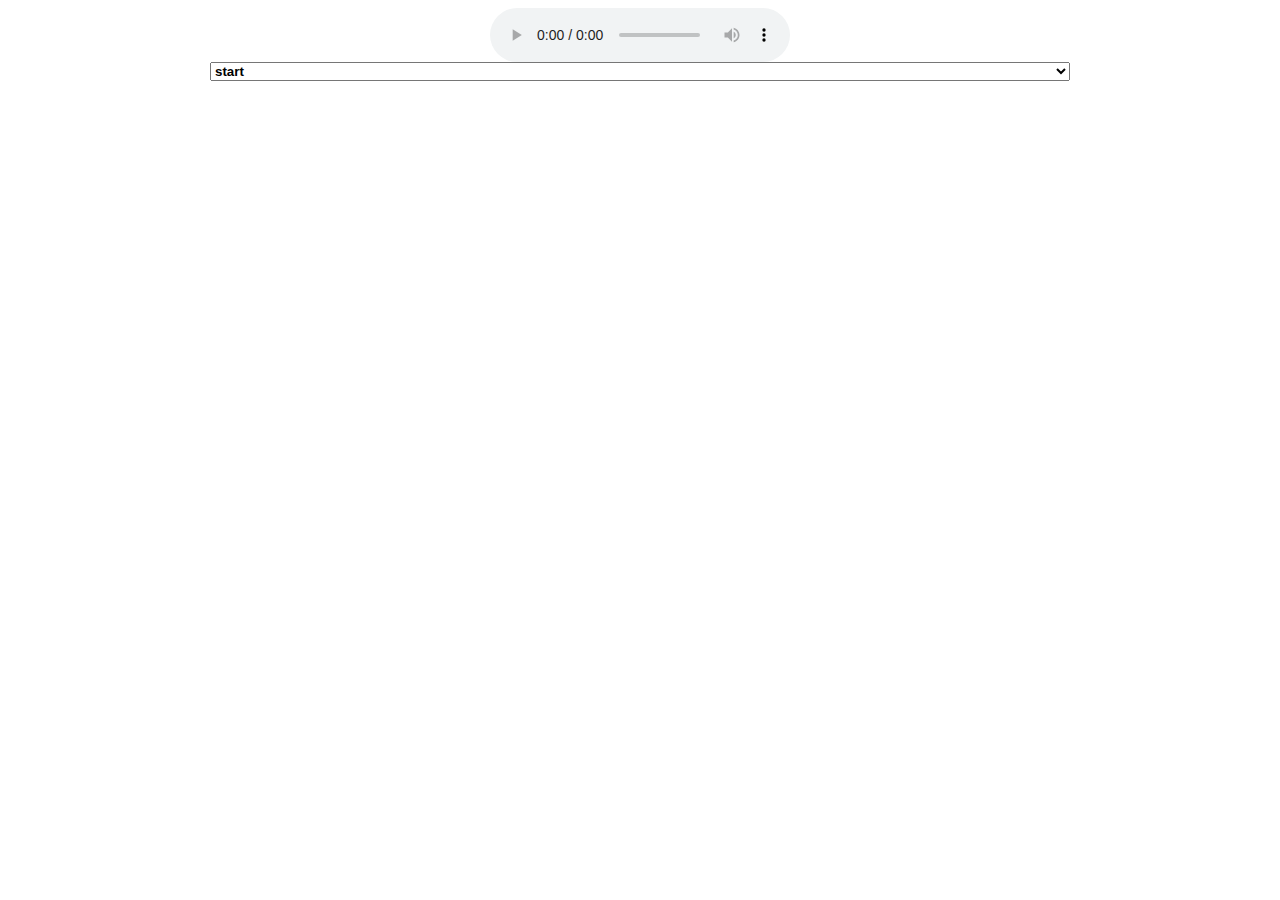
<file: airlist.html>
<!Doctype html><html><head><meta charset='utf-8'><title>Radio Stations - MA, etc.</title>
<style> :root {color-scheme: dark light} option {color: initial} option:checked {font-weight: bold; color: unset}
select.m {color: magenta} select.y {color: yellowgreen} select.i {color: initial}
audio, select {display:block; margin: 0 auto; font-weight: bold; outline: none}
</style></head><body><script>
let k= {start: [],
// audacy http://live.amperwave.net/direct/audacy-wwbxhd2aac-imc
 WBWD: [540, 'Islip, NY', 'Jiye..Ja!', 'Radio Zindagi', , 'http://us9.streamingpulse.com:7417/;'],// https://prod-54-81-231-255.wostreaming.net/audacy-wwbxhd2aac-imc
 WSJW: [550, 'Pawtucket, RI', 'Talk Radio for Catholic Life', 'Relevant Radio', ,'https://playerservices.streamtheworld.com/api/livestream-redirect/RR_MAIN.mp3'],
 WHYN: [560, 'Springfield', 'Springfield\'s News, Traffic & Weather Station', 'NewsRadio 560', , 'https://stream.revma.ihrhls.com/zc4685'],
 WMCA: [570, 'New York, NY', , 'AM 570 The Mission', , 'https://playerservices.streamtheworld.com/api/livestream-redirect/WMCAAMAAC.aac'],
 WSYR: [570, 'Syracuse, NY', 'Syracuse\'s News, Weather & Traffic', 'Newsradio 570 WSYR', , 'https://stream.revma.ihrhls.com/zc1537'],
 WTAG: [580, 'Worcester', 'Worcester\'s News, Weather and Traffic Station', 'NewsRadio 580', , 'https://stream.revma.ihrhls.com/zc1113'],
 WEZE: [590, 'Boston', 'Boston\'s Christian Talk', 'The Word', , 'https://playerservices.streamtheworld.com/api/livestream-redirect/WEZEAMAAC.aac'],
 WICC: [600, 'Bridgeport, CT', , 'WICC 600', , 'https://playerservices.streamtheworld.com/api/livestream-redirect/WICCAMAAC.aac'],
 WGIR: [610, 'Manchester, NH', 'New Hampshire\'s News Radio', 'News Radio 610', , 'https://stream.revma.ihrhls.com/zc2752'],
 WVMT: [620, 'Burlington, VT', 'Burlington & Plattsburg\'s News/Talk Station', , , 'http://crystalout.surfernetwork.com:8001/WVMT-AM_MP3'],
 WPRO: [630, 'Providence, RI', 'The Voice of Southern New England', 'News/Talk 630', , 'https://playerservices.streamtheworld.com/api/livestream-redirect/WPROAMAAC_SC'],
 WNNZ: [640, 'Westfield', , 'Public Radio (NEPR network)', , 'http://nepr.iad.streamguys1.com:80/WNNZ.mp3'],
 WSRO: [650, 'Ashland', 'Boston\'s Classical Station', 'Digital 650 & FM 102.1 WSRO', , 'http://natrix.springfieldsvariety.com:8000/wsro'],
 WRKO: [680, 'Boston', 'The Voice of Boston', 'AM 680', , 'https://stream.revma.ihrhls.com/zc7750'],
 WPVQ: [700, 'Orange/Athol', 'Legends And Young Guns', '92.3 The Outlaw', , 'https://live.wostreaming.net/manifest/saga-wpvqamaac-ibc2'],
 WOR:  [710, 'New York, NY', 'The Voice of New York', , , 'https://stream.revma.ihrhls.com/zc5874'],
 CFZM: [740, 'Toronto, Ontario', 'Timeless Hits', 'Zoomer Radio', , 'https://live.wostreaming.net/manifest/mzmedia-cfzmamaac-ibc2'],
 WVNE: [760, 'Worcester', , 'Life Changing Radio', , 'https://ic1.sslstream.com/wvne-fm'],
 WABC: [770, 'New York', 'Where New York Comes To Talk', '77 WABC Radio', , 'https://playerservices.streamtheworld.com/api/livestream-redirect/WABCAM.mp3'],
 WPRV: [790, 'Providence, RI', 'Providence\'s Talk and Business', , , 'https://playerservices.streamtheworld.com/api/livestream-redirect/WPRVAMAAC_SC'],
 WNNW: [800, 'Lawrence', '¿Donde esta tu Música?', 'Power 800AM/102.9FM', , 'http://hemnos.cdnstream.com/1406_64'],
 WCRN: [830, 'Worcester', 'Radio Central 830 WCRN', , , 'https://us2.maindigitalstream.com/ssl/WCRN'],
 WEEI: [850, 'Boston', 'ESPN on WEEI', , , 'https://live.wostreaming.net/direct/espn-network-48'],
 WSBS: [860, 'Great Barrington', 'First For News, Your Hometown Station', , , 'http://stream.abacast.net/direct/townsquare-wsbsamaac-ibc3'],
 WCBS: [880, 'New York, NY', 'Newsradio 880', , , 'https://playerservices.streamtheworld.com/api/livestream-redirect/WCBSAMAAC_SC'],
 WAMG: [890, 'Dedham', 'La Mega', , , 'http://146.71.118.220:35044/stream'],
 WHJJ: [920, 'Providence, RI', 'Providence\'s Talk Station', 'News Radio 920 & 104.7FM', , 'https://stream.revma.ihrhls.com/zc3223'],
 WROL: [950, 'Greater Boston/Saugus', 'The Spirit of Boston', 'Salem Radio Network', , 'https://playerservices.streamtheworld.com/api/livestream-redirect/WROLAMAAC.aac'],
 WFGL: [960, 'Fitchburg', , , 'WRYP'],
 WELI: [960, 'New Haven, CT', 'New Haven\'s News, Weather & Traffic Station', , , 'https://stream.revma.ihrhls.com/zc453'],
 WCAP: [980, 'Lowell / Merrimack Valley', 'Everybody Gets It', , , 'http://streema.com/radios/play/WCAP'],//http://streema.com/radios/play/WCAP
 WINS: [1010, 'New York, NY', 'All news. All the time.', '1010 WINS', , 'https://playerservices.streamtheworld.com/api/livestream-redirect/WINSAMAAC_SC'],
 WBZ:  [1030, 'Boston', 'Boston\'s NewsRadio', 'WBZ NewsRadio 1030', , 'https://stream.revma.ihrhls.com/zc7729'],
 WQOM: [1060, 'Natick/Boston', 'The Station of the Cross Catholic Radio Network', , , 'https://hfc.streamguys1.com/wqom'],
 WILD: [1090, 'Boston', , , 'WVNE'],
 WMVX: [1110, 'Salem, NH', 'The Merrimack Valley\'s Greatest Hits', 'Valley 98.9', , 'http://kea.cdnstream.com/1711_128'],
 WBNW: [1120, 'Concord', 'Money Matters Radio Network', , , 'http://backbonenetworks.streamguys.com/WBNW.mp3'],
 WWDJ: [1150, 'Dedham/Boston', 'Radio Luz', , , 'http://relevantradio-ice.streamguys1.com/rsnat/relevantradio-web'],
 WFPB: [1170, 'Falmouth', , , 'WUMB'],
 WSKP: [1180, 'Hope Valley, RI ', 'Good Times, Great Oldies', 'Kool Radio', , 'https://crystalout.surfernetwork.com:8001/WSKP-AM_MP3'],
 WXKS: [1200, 'Newton', 'Boston\'s Conservative Talk', 'Talk 1200', , 'https://stream.revma.ihrhls.com/zc4705'],
 WNEB: [1230, 'Worcester', 'Emmanuel Radio', , , 'http://ice9.securenetsystems.net/1230WNEB'],
 WNAW: [1230, 'North Adams', , 'New Country 94.7', , 'https://live.wostreaming.net/direct/townsquare-wnawamaac-ibc3'],
 WBLQ: [1230, 'Westerly, RI / Stonington, CT', 'Local News, Local People', 'Stereo 1230 WBLQ', , 'http://ice3.securenetsystems.net/WBLQ'],
 WESX: [1230, 'Nahant', 'Multicultural', , , 'http://www.streamvortex.com:11210/stream'],
 WOON: [1240, 'Woonsocket, RI', 'The Blackstone Valley\'s Superstation', 'O N 1240', , 'http://audio.onworldwide.com:7060/;'],
 WBAS: [1240, 'West Yarmouth', 'A Sua Radio Brasileira', , , 'http://natrix.redeabr.com:8000/wbas_stream'],
 WHMQ: [1240, 'Greenfield', , , 'WHMP'],
 WARE: [1250, 'Ware', 'The Valley\'s Classic Hits', 'Classic Hits 97.7', , 'http://media.streambrothers.com:18078/stream'],
 WBIX: [1260, 'Boston', '1260 Nossa Rádio USA', , , 'https://appradio.app:8134/live'],
 WPKZ: [1280, 'Fitchburg', 'The K-Zone', , , 'http://www.ustream.tv/channel/wpkzlocal/pop-out'],
 WNBF: [1290, 'Binghamton, NY', 'Where News Breaks First', 'News Radio 1290', , 'https://live.wostreaming.net/direct/townsquare-wnbfamaac-ibc3'],
 WJDA: [1300, 'Quincy', 'Multicultural', , , 'https://stream.radio.co/s9cb5ee0f7/listen'],
 WORC: [1310, 'Worcester', 'MEGA', , , 'http://146.71.118.220:35046/stream'],
 WARA: [1320, 'Attleboro', 'It\'s All About Community', , , 'https://secure1.reliastream.com/jamjones/;'],
 WRCA: [1330, 'Watertown', 'Wall Street Listens. The World Listens.', 'Bloomberg Radio', , 'https://playerservices.streamtheworld.com/api/livestream-redirect/WBBRAMAAC48_SC'],
 WNBH: [1340, 'New Bedford', , 'Big 101.3', , 'https://playerservices.streamtheworld.com/api/livestream-redirect/WNBHAMAAC.aac'],
 WGAW: [1340, 'Gardner', 'Local NewsTalk', 'WGAW1340.com', , 'https://ice66.securenetsystems.net/WGAW'],
 WBRK: [1340, 'Pittsfield', 'The Voice Of The Berkshires', 'Community Radio', , 'https://ice6.securenetsystems.net/WBRKAM'],
 WINY: [1350, 'Putnam, CT', 'Today\'s Best Music and Yesterday\'s Classics', , , 'https://playerservices.streamtheworld.com/api/livestream-redirect/WINYAMAAC.aac'],
 WEZS: [1350, 'Laconia, NH', 'The New Talk Authority', 'NewsTalk 1350', , 'http://192.184.9.158:8025/live?1515791459927.mp3'],
 WLYN: [1360, 'Lynn', 'Multicultural', , , 'http://peace.str3am.com:6660/WLYN'],
 WFEA: [1370, 'Manchester, NH', 'More Stimulating Talk', , , 'https://live.wostreaming.net/manifest/saga-wfeaamaac-ibc2'],
 WNRI: [1380, 'Woonsocket, RI', 'The Voice of The Blackstone Valley' ,'1380 AM & 99.9 FM WNRI', , 'http://1.ice1.firststreaming.com:8000/wnri_am.aac'],
 WPLM: [1390, , , , '_WPLM'],
 WLLH: [1400, 'Lowell', 'La Mega', , , 'http://146.71.118.220:35048/stream'],
 WHMP: [1400, 'Northampton', 'News, Information & The Arts', , , 'https://live.wostreaming.net/manifest/saga-whmpamaac-ibc1'],
 WZBR: [1410, 'Dedham', 'Real Jazz for Boston', 'AM 1410 & FM 98.1 WZBR', , 'http://natrix.springfieldsvariety.com:8000/wzbr'],
 WBSM: [1420, 'New Bedford', 'New Bedford\'s News-Talk Station', , , 'http://stream.abacast.net/direct/townsquare-wbsmamaac-ibc3'],
 WKOX: [1430, 'Everett', 'Ultimate Gospel Experience', '1430 The Light', , 'https://ice10.securenetsystems.net/WMUVHD3'],
 WVEI: [1440, 'Worcester', 'Sports Radio WEEI afilliate', , , 'https://playerservices.streamtheworld.com/api/livestream-redirect/WVEIFM_SC'],
 WLIM: [1440, 'Medford, NY', 'Playing all songs you forgot about', '93.3 The Breeze', , 'http://108.163.245.230:8037/xstream'],
 WNBP: [1450, 'Newburyport', , , 'WRCA'],
 WKXL: [1450, 'Concord, NH', 'Concord\'s News, Talk, Sports', , , 'http://wkxl.serverroom.us:7516/;'],
 WBMS: [1460, 'Brockton', 'South Shore\'s Radio Station', , , 'https://live.wostreaming.net/manifest/marshfield-wbmsamaac-ibc1'],
 WAZN: [1470, 'Watertown', 'Radio Oasis de Vida', , , 'http://peace.str3am.com:6660/WAZN'],
 WSAR: [1480, 'Fall River', 'News Talk Sports', '1480 WSAR', , 'http://ice6.securenetsystems.net/WSAR'],
 WMRC: [1490, 'Milford', 'MyFM 101.3 Today\'s WMRC', , , 'http://ice64.securenetsystems.net/WMRC'],
 WCCM: [1490, 'Haverhill', , 'Impacto 1490', , 'http://hemnos.cdnstream.com/1407_64'],
 WFED: [1500, 'Washington, DC', 'Federal News Radio', , , 'https://playerservices.streamtheworld.com/api/livestream-redirect/WFEDAM.mp3'],
 WMEX: [1510, 'Quincy/Boston', 'Playing the Greatest Hits of All Time', , , 'https://live.wostreaming.net/manifest/marshfield-wmexamaac-ibc1'],
 WIZZ: [1520, 'Greenfield', , ,'WLZX_HD3'],
 WVBF: [1530, 'Middleborough/Taunton', 'Hometown Talk Radio / Massachusetts Reading Network', , , 'http://198.20.181.71:8000/;'],
 WADK: [1540, 'Newport, RI', 'News·Talk - Your Hometown Information Station', , , 'https://crystalout.surfernetwork.com:8001/WADK-AM_MP3'],
 WXEX: [1540, 'Exeter, NH', 'The Seacoast Oldies Station', 'Seacoast Oldies', , 'https://ais-sa1.streamon.fm/7671_48k.aac'],
 WNTN: [1550, 'Cambridge', 'Boston\'s Hub for International Radio', 'Global Echos Radio Network', , 'https://live.wostreaming.net/direct/deltacommunications-wntnamaac-ibc1'],
 WUBG: [1570, 'Methuen', , , 'WKMY'],
 WNYG: [1580, 'Nassau-Suffolk (Long Island), NY', , 'Radio Cantico Nuevo', , 'http://ph1.ministeriotv.com:8004/stream'],
 WSMN: [1590, 'Nashua, NH', 'Nashua\'s News & Talk', , , 'http://amber.streamguys.com:4580/live'],
 WARV: [1590, 'Warwick, RI', 'Life Changing Radio', , , 'https://ic1.sslstream.com/warv-fm'],
 WUNR: [1600, 'Brookline/Boston', 'Radio International', 'Ethnic Radio', , 'https://ic1.sslstream.com/warv-fm'],
 WLZX: [1600, 'East Longmeadow', , , '_WLZX'],
 RadioEnergy: [1620, 'Boston', 'Haitian Community', 'Radio Energy Boston', , 'https://s3.voscast.com:8555/live'],
 'Liberty & Justice': [1640, 'Shirley', 'The Neighborhood Talk Alternative', 'Liberty & Justice 1640 & 87.9', , 'http://node-27.zeno.fm/efwkmpv7dfeuv'],
 Troubadour: [1710, 'Shirley', 'Where the REAL folk music has gone', 'Troubadour 1710', , 'http://stream.zeno.fm/2e68m9u7dfeuv'],
 B87: [87.7, 'Boston', 'Boston\'s Urban Hit Music Station', , , 'http://96.233.123.71:8000/;'],
 DAVEFM: [87.9, 'Marlborough', , 'Dave FM', , 'http://davefmradio.no-ip.org:8000/stream'],
 WMBR: [88.1, 'Cambridge', 'The MIT Student Radio Station', , , 'https://wmbr.org:8002/hi'],
 WCHC: [88.1, 'Worcester', 'Worcester\'s Only Alternative Source', 'College of the Holy Cross', , 'https://s2.radio.co/sc161fe4c9/listen'],
 WFHL: [88.1, 'New Bedford', 'New Bedford Christian Radio & TV', , , 'http://radio.ministeriotv.com:8014/stream.mp3'],
 WELH: [88.1, 'Providence, RI', , ,'WNPN'],
 WGAO: [88.3, 'Dean College / Franklin', 'Southeastern New England\'s Hottest Rock Station', 'Power 88', , 'http://backbonenetworks.streamguys.com/dean.mp3'],
 WRPS: [88.3, 'Rockland High School', 'Rockland\'s Own Alternative Radio', , , 'http://www.ophanim.net:9690/;'],
 WIQH: [88.3, 'Concord-Carlisle High School', , , , 'http://96.31.83.86:8074/;'],
 WYZX: [88.3, 'East Falmouth', , , 'WRYP'],
 WQRI: [88.3, 'Bristol, RI', 'Roger Williams University Student Radio Station', , , 'http://peridot.streamguys.com:7330/live'],
 WEVS: [88.3, 'Nashua, NH', 'New Hampshire Public Radio', 'NHPR 88.3 FM', , 'https://nhpr-ice.streamguys1.com/nhpr'],
 WFCR: [88.5, 'Amherst', 'Think. Listen. Engage.', 'New England Public Radio', , 'http://nepr.streamguys1.com/WFCR.mp3'],
 WFCR_HD2: [88.5, , 'Beethoven Satellite Network', , , 'http://nepr.iad.streamguys1.com/WFCR-HD.mp3'],
 WFCR_HD3: [88.5, , , ,'WNNZ'],
 WPMW: [88.5, 'Bayview/New Bedford/Fall River', 'Academy of the Immaculate, Inc.', 'Radio CorMariae', , 'https://ice23.securenetsystems.net/WPMWRCM'],
 WWRN: [88.5, 'Rockport', , , 'WRYP'],
 WMVY: [88.7, 'Edgartown', 'Martha\'s Vinyard & The World', 'mvyradio', , 'http://peridot.streamguys.com:5850/mvy-mp3'],
 WJMF: [88.7, 'Smithfield/Providence, RI', , , 'WCRB'],
 WJMF_HD2: [88.7, 'Smithfield/Providence, RI', 'WJMF Radio, The Beat of Bryant', 'Bryant University', , 'https://playerservices.streamtheworld.com/api/livestream-redirect/WJMFFMAAC.aac'],
 WERS: [88.9, 'Boston', 'Boston\'s Music Discovery Station', 'Emerson College', , 'http://marconi.emerson.edu:8000/wers'],
 WERS_HD2: [88.9, 'Broadway and Beyond', 'Standing Room Only', , , 'http://marconi.emerson.edu:8000/wershd2'],
 WECB: [, 'The Underground Sound Of Emerson College', 'WECB Radio', , , 'http://marconi.emerson.edu:8000/wecb'],
 ETIN: [, , 'Emerson Talk and Information Network', , , 'http://marconi.emerson.edu:8000/etin'],
 Evangelique: [88.9, 'Mattapan', , 'Radio Echo Evangelique', , 'http://ample-zeno-10.radiojar.com/8kvvvf3qqy5tv'],
 WBUH: [89.1, 'Brewster', , , 'WBUR'],
 WQPH: [89.3, 'Shirley', , 'Eternal Life Radio', , 'https://ic2.sslstream.com/wqph-fm'],
 WAMH: [89.3, 'Amherst College', 'Independent Rock and Roll', , , 'https://edge.mixlr.com/channel/fltfb'],
 WCDV_LP: [89.3, 'Lynn', , 'Radio Torrente de Vida', , 'http://198.143.144.226:8090/;'],
 WTBU_cc: [89.3, , 'The Beat of Boston University', , , 'http://wtbu.bu.edu:1800'],
 WNPN: [89.3, 'Tiverton, RI', , 'The Public\'s Radio', , 'https://amber.streamguys1.com:5595/riprdeskweb-aac'],
 WNCK: [89.5, 'Nantucket', , 'Nantucket NPR', , 'http://ice7.securenetsystems.net:80/WNCK'],
 WNNU: [89.5, 'Great Barrington', , ,'WNNZ'],
 WGBH: [89.7, 'Boston', 'Boston\'s Local NPR', , , 'https://wgbh-live.streamguys1.com/wgbh-aac'],
 WGBH_HD2: [89.7, , , , 'WCRB'],
 WGBH_HD3: [89.7, , , , 'WCAI' ],
 'A Celtic Sojourn': [, , , , ,'https://wgbh-live.streamguys1.com/celtic-sojourn.mp3'],
 'Jazz 24/7': [, , , , ,'https://wgbh-live.streamguys1.com/Jazz24-7'],
 'Jazz Decades Channel': [, , , , ,'https://wgbh-live.streamguys1.com/JazzDecades-8104'],
 WTBR: [89.7, 'Pittsfield', 'For The Love Of Radio', 'Pittsfield Community Radio', , 'https://pittsfieldtv.net:8443/stream'],
 WSCB: [89.9, 'Springfield', 'Springfield College Student Radio', 'The Birthplace', , 'https://i1.stretchinternet.com/wscb'],
 WCAI: [90.1, 'Woods Hole', 'Cape and Islands NPR Station', , , 'https://wgbh-live.streamguys1.com/wcai'],
 WCAI_HD2: [90.1, , , , 'WCRB'],
 WYQQ: [90.1, 'Charlton', 'Your Local Choice For Hope And Encouragement', 'The Q 90.1', , 'http://fire.wavestreamer.com:6400/Live/;stream/1'],
 WRYP: [90.1, 'Wellfleet', 'Be Renewed', 'Renew FM', , 'https://ice24.securenetsystems.net/RENEWFM'],
 WZBC: [90.3, 'Newton', , 'Boston College Radio', , 'http://amber.streamguys.com:4860/;'],
 WRIU: [90.3, 'Kingston, RI', 'Independent. Non-commercial. WRIU. The sonic embodiment of freedom.', 'University of Rhode Island', , 'http://stream.wriu.org/archive-fm'],
 WICN: [90.5, 'Worcester', , 'Jazz+ for New England', , 'https://wicn-ice.streamguys1.com/live-mp3'],
 WSMA: [90.5, 'Scituate', , 'Christian Satellite Network CSN Radio', , 'http://ice7.securenetsystems.net:80/CSNAAC'],
 WYDI: [90.5, 'Derry, NH', , , 'WRYP'],
 WXIN: [90.7, 'Providence, RI', , 'Rhode Island College Radio', , 'http://68.168.101.146:8530/;'],
 WTCC: [90.7, 'Springfield', 'The Community\'s Choice', 'Springfield Technical Community College', , 'http://netcaster.wtccfm.org:8000/;'],
 WKKL: [90.7, 'West Barnstable / Hyannis', 'Cape Cod\'s Commercial Free Alternative', 'Cape Cod Community College', , 'https://ais-edge106-live365-dal02.cdnstream.com/a45468'],
 WJHD: [90.7, 'Portsmouth, RI', 'Your Sound Foundation', 'Portsmouth Abbey School', , 'https://s2.radio.co/s4b09a5b03/listen'],
 WBUR: [90.9, 'Boston', 'Boston\'s NPR News Station', , , 'http://wbur-sc.streamguys.com/wbur'],
 WSCS: [90.9, 'New London, NH', 'Classical WSCS 90.9FM', , , 'http://natrix.sugarrivermedia.com:8000/wscs'],
 WNAN: [91.1, 'Nantucket', , , 'WCAI'],
 WJJW: [91.1, 'North Adams', , 'Massachusetts College Of Liberal Arts', , 'http://war.str3am.com:8010/;'],
 WKMY: [91.1, 'Winchendon', 'Positive and Encouraging', 'K-LOVE', , 'http://emf.streamguys1.com/sk043_mp3_high'],
 WTKL: [91.1, 'North Dartmouth', 'Positive and Encouraging', 'K-LOVE', , 'http://emf.streamguys1.com/sk043_mp3_high'],
 WXEV: [91.1, 'Westerly, RI', , , 'WRYP'],
 WCUW: [91.3, , 'Community Radio Serving Central Massachusetts', , , 'http://peridot.streamguys.com:5490/live'],
 WXPL: [91.3, 'Fitchburg', 'Your Explosive Alternative', 'Fitchburg State University', , 'http://ice23.securenetsystems.net/WXPL'],
 WSHL: [91.3, 'North Easton', , 'Stonehill College Radio', , 'http://wshl.streamon.fm:8000/WSHL-48k.aac'],
 WFMR: [91.3, 'Orleans', , , 'WOMR'],
 WDOM: [91.3, 'Providence, RI', , 'Providence College', , 'http://www.ophanim.net:9050/;'],
 WUNH: [91.3, 'Durham, NH', 'The Freewaves', 'University of New Hampshire', , 'http://s9.viastreaming.net:9000/;stream.mp3'],
 WUML: [91.5, 'Lowell', 'Where Underground Music Lives', , , 'http://108.163.223.242:8133/;'],
 WBIM: [91.5, 'Bridgewater', 'The Radio Voice of Bridgewater State University', , , 'http://38.135.36.125:7436/stream'],
 WZLY: [91.5, 'Wellesley', , 'Wellesley College Radio', , 'http://wzlystream.wellesley.edu:8000/wzly'],
 WMFO: [91.5, 'Medford/Boston', 'Tufts Freeform Radio', 'Tufts University', , 'http://new-webstream.wmfo.org/lowq'],
 WMLN: [91.5, 'Milton/Boston', , 'Curry College Radio', , 'http://ice41.securenetsystems.net/WMLN'],
 WSDH: [91.5, 'Sandwich', , 'Sandwich Community Radio', , 'https://wscr.streamguys1.com/live'],
 WMHC: [91.5, 'South Hadley', , 'Mount Holyoke College', , 'http://listen1.mixlr.com/e1e5ea90f457d120663e8827ea544216'],
 WNMH: [91.5, 'Northfield', 'Hogger Radio', 'Mount Hermon School', , 'http://ice64.securenetsystems.net/WNMH'],
 WCVY: [91.5, 'Coventry, RI', , , 'WNPN'],
 WAVM: [91.7, 'Maynard', 'The Eyes & Ears of Tiger Town', 'Maynard High School', , 'http://peridot.streamguys.com:7600/live-mp3'],
 WTYN: [91.7, 'Lunenburg', , , 'WRYP'],
 WMWM: [91.7, 'Salem', , 'Salem State University Radio', , 'https://wmwmsalem.radioca.st/stream'],
 WBSL: [91.7, 'Sheffield', , 'Berkshire School', , 'http://stream.bsn.net:8000/wbslstream_ios.mp3'],
 WJNF: [91.7, 'Pittsfield', , ,'WRYP'],
 WJWT: [91.7, 'Gardner', , , 'WRYP'],
 WUMG: [91.7, 'Stow', , , 'WUMB'],
 WUMT: [91.7, 'Marshfield', , , 'WUMB'],
 WBPR: [91.9, 'Worcester', , , 'WUMB'],
 WUMB: [91.9, 'Boston', , 'UMASS Boston', , 'http://wumb.streamguys1.com/wumb919fast'],
 WUMB_French: [, , , 'Air Du Temps (folk, French)', , 'http://wumb.streamguys1.com/wumb919fr'],
 WUMB_BEACON: [, , ,'UMass Student BEACON RADIO Channel (free-form/student)', , 'http://wumb.streamguys1.com/wumb919ho2'],
 WUMB_Blues: [, , , 'Blues Channel', , 'http://wumb.streamguys1.com/wumb919st'],
 WUMB_Celtic: [, , ,'Celtic Journey Channel', , 'http://wumb.streamguys1.com/wumb919cj'],
 WUMB_Contemporary: [, , , 'Contemporary Folk Channel', , 'http://wumb.streamguys1.com/wumb919cf'],
 WUMB_SAMW: [, , , 'S A M W (Summer Accoustic Music Week) Channel', , 'http://wumb.streamguys1.com/wumb919samw'],
 WUMB_Holiday: [, , , 'Holiday Channel', , 'http://wumb.streamguys1.com/wumb919hol'],
 WUMB_Traditional: [, , , 'Traditional Folk', , 'http://wumb.streamguys1.com/wumb919od'],
 WUMD_Rocks: [, 'Dartmouth', , 'UMass Dartmouth', , 'http://icstream.umassd.edu:8000/WUMD-HI'],
 WMUA: [91.9, 'Amherst', , 'The Radio Voice of UMass', , 'https://usa5.fastcast4u.com/proxy/qernhlca?mp=/1'],
 WMUAₓ: [, , , 'UMass non-FCC regulated online only stream', , 'https://usa17.fastcast4u.com/proxy/dferre05?mp=/1'],
 WCFM: [91.9, 'Williamstown', 'The voice of Williams College and the best alternative in the Berkshires', 'Williams College', , 'http://137.165.206.193:8000/stream'],
 WOZQ: [91.9, 'Northampton', , 'Smith College Radio', , 'http://listen1.mixlr.com/9557b8b7a7962a37da0e508603eec594'],
 WAIC: [91.9, 'Springfield', , , 'WNNZ'],
 WDER: [92.1, 'Derry, NH', 'Life Changing Radio', , , 'https://ic1.sslstream.com/wder-fm'],
 WOMR: [92.1, 'Provincetown', 'OuterMost Radio', , , 'http://womr.streamguys1.com/live'],
 _WXEX: [92.1, 'Sanford, ME', , , 'WXEX'],
 W222CH: [92.3, 'Greenfield', , , 'WPVQ'],
 _WPRO: [92.3, 'Providence, RI', 'Today\'s Hit Music', '92 PRO FM', , 'https://playerservices.streamtheworld.com/api/livestream-redirect/WPROFMAAC.aac'],
 WXRV: [92.5, 'Andover', 'Independent Radio', '92.5 The River', , 'http://nebcoradio.com:8010/;'],
 WBUA: [92.7, 'Tisbury', , , 'WBUR'],
 WBOS: [92.9, 'Boston', 'The Next Generation of Classic Rock', 'Boston\'s Rock 92.9', , 'https://playerservices.streamtheworld.com/api/livestream-redirect/WBOSFMAACIHR.aac'],
 WBOS_HD2: [92.9, 'Boston', , , 'WRCA'],
 _WHYN: [93.1, 'Springfield', 'The Pioneer Valley\'s Hit Music', 'Mix 93.1', , 'https://stream.revma.ihrhls.com/zc1101'],
 WSNE: [93.3, 'Providence, RI', 'Throwbacks and Hits from the 90\'s, 2000\'s and Today!', 'Coast 93.3', , 'https://stream.revma.ihrhls.com/zc2053'],
 WSNE_HD2: [93.3, , , 'The Smooth Jazz Channel', , 'https://stream.revma.ihrhls.com/zc4242'],
 WSNE_HD3: [93.3, , , , 'WHJJ'],
 WNHW: [93.3, 'Belmont, NH', '#1 For New Country And The Legends', '93.3 The Wolf', , 'https://playerservices.streamtheworld.com/api/livestream-redirect/WNHW_FMAAC.aac'],
 W227CL: [93.3, 'Port Jefferson, NY', , , 'WLIM'],
 WFRQ: [93.5, 'Harwich Port', 'Cape Cod\'s Greatest Hits', 'Frank FM', , 'http://ice3.securenetsystems.net:80/WFRQ'],
 _WEEI: [93.7, 'Lawrence', , 'Sports Radio WEEI Boston', , 'https://playerservices.streamtheworld.com/api/livestream-redirect/WEEIFM'],
 WEEI_HD2: [93.7, 'Lawrence', , , 'WWBX_HD2'],
 WRSI: [93.9, 'Turners Falls/Northampton', 'Different Is Good', '93.9 The River', , 'https://live.wostreaming.net/direct/saga-wrsifmaac-ibc2'],
 WRSI_HD2: [93.9, 'Turners Falls', , , 'WHMP'],
 W230AW: [93.9, 'Hyannis', , , 'WFRQ'],
 WHJY: [94.1, 'Providence, RI', 'The Home of Rock & Roll', '94 HJY', , 'https://stream.revma.ihrhls.com/zc2049'],
 WXBJ_LP: [94.1, 'Salisbury', 'The Seacoast\'s Oldies Station', 'Cool 94.1', , 'http://s10.voscast.com:7020/;'],
 W231AK: [94.1, 'Great Barrington', , , 'WSBS'],
 W231BR: [94.1, 'Manchester, NH', , , 'WZID_HD2'],
 WZAI: [94.3, 'Brewster', , , 'WCAI'],
 W232BW: [94.3, 'Amherst', , , 'WLZX_HD2'],
 WJMN: [94.5, 'Boston', 'Boston\'s #1 For Hip Hop & Throwbacks', 'JAM\'N 94.5', , 'https://stream.revma.ihrhls.com/zc1089'],
 WJMN_HD2: [94.5, , 'Because Truth Matters', 'BIN Black Information Network', , 'https://stream.revma.ihrhls.com/zc8666'],
 WMAS: [94.7, 'Enfield, CT / Springfield, MA', 'More Music, More Variety', , , 'https://playerservices.streamtheworld.com/api/livestream-redirect/WMASFMAAC.aac'],
 WNHN_LP: [94.7, 'Concord, NH', 'Jazz.Blues.Progressive.Talk', , , 'http://38.107.243.218:8341/live'],
 WZMR_LP: [94.9, 'East Boston', 'Youth Community Radio', 'ZUMIX Radio', , 'http://amber.streamguys.com:6040/live'],
 W235AV: [94.9, 'Paxton/Worcester', , , 'WTAG'],
 W235CS: [94.9, 'Ashland', , , 'WAMG'],
 WHOM: [94.9, 'Mt Washington, NH', 'The Best Mix of the 80s, 90s, and Today', '94-9 HOM', , 'https://live.wostreaming.net/direct/townsquare-whomfmaac-ibc3'],
 WXTK: [95.1, 'West Yarmouth', 'Cape Cod\'s #1 source for Local News', 'Newsradio 95 WXTK', , 'https://stream.revma.ihrhls.com/zc6675'],
 WXRB: [95.1, 'Dudley/Webster', 'The station that doesn\'t always play it first!', 'Golden 95.1', , 'http://crystalout.surfernetwork.com:8001/WXRB-FM_MP3'],
 WLPZ_LP: [95.1, 'Leominster', 'Leominster Community Radio', 'z95.1', , 'https://ais-edge09-live365-dal02.cdnstream.com/a82714'],
 WWRI_LP: [95.1, 'Coventry, RI', 'Kent County\'s Classic Rock', 'I-95.1', , 'http://ice64.securenetsystems.net/WWRI'],
 WHRB: [95.3, 'Cambridge', , 'Harvard Radio Broadcasting', , 'http://stream.whrb.org:8000/whrb-mp3'],
 _WPVQ: [95.3, 'Greenfield', 'The Pioneer Valley\'s Country', 'Bear Country 95.3', , 'https://live.wostreaming.net/manifest/saga-wpvqfmaac-ibc2'],
 WMNH_LP: [95.3, 'Manchester, NH', 'Manchester\'s Downtown Radio Station', , , 'http://stream.radiojar.com/wsy5zcxkxv5tv'],
 WLVO: [95.5, 'Providence, RI', 'Positive and Encouraging', 'K-LOVE', , 'http://emf.streamguys1.com/sk043_mp3_high'],
 WZID: [95.7, 'Manchester,', 'Today\'s Variety', 'New Hampshire\'s 95.7FM', , 'https://live.wostreaming.net/direct/saga-wzidfmaac-ibc2'],
 WZID_HD2: [95.7, 'Manchester, NH', 'We Play It All!', 'Rewind 94.1', , 'https://live.wostreaming.net/direct/saga-wzidhd2aac-ibc2'],
 WZID_HD3: [95.7, 'Hooksett/Concord, NH', 'Legends And Young Guns', '103.1 The Outlaw', , 'https://live.wostreaming.net/direct/saga-wzidhd3aac-ibc2'],
 _WATD: [95.9, 'Marshfield', 'Your source for everything South Shore', , , 'https://live.wostreaming.net/manifest/marshfield-watdfmaac-ibc1'],
 _WBEC: [95.9, 'Pittsfield', 'Berkshires\' Hit Music Station', 'Live 95-9', , 'https://live.wostreaming.net/manifest/townsquare-wbecfmaac-ibc3'],
 WCRI: [95.9, 'Block Island/ West Warwick, RI', , 'Classical 95.9', , 'http://wcri.streamguys1.com:80/live-aac'],
 WSRS: [96.1, 'Worcester', 'Worcester\'s At Work Station', 'Today\'s variety 96.1 SRS', , 'https://stream.revma.ihrhls.com/zc1109'],
 WSRS_HD2: [96.1, , , 'iHeart80s Radio', , 'https://stream.revma.ihrhls.com/zc5060'],
 W242AA: [96.3, 'Beacon Hill', , , 'WCRB'],
 W242AT: [96.3, 'Williamstown', , , 'WFCR'],
 W243BG: [96.5, 'New Bedford', , , 'WERS'],
 W243DC: [96.5, 'Needham', , , 'WXRV'],
 TeleBrockton: [96.5, 'Brockton', 'Voz De Cabo Verde', 'Radio TeleBrockton', , 'http://205.164.41.79:8002/;stream.mp3'],
 WMLL: [96.5, 'Manchester, NH', 'Iconic Rock', '96.5 The Mill', , 'https://playerservices.streamtheworld.com/api/livestream-redirect/WMLLFMAAC.aac'],
 WIGV_LP: [96.5, 'Providence, RI', , 'Radio Renacer', , 'http://198.7.59.28:8072/stream/1/'],
 W243AI: [96.5, 'Newport, RI', , , 'WMVY'],
 WTIC: [96.5, 'Hartford, CT', 'Today\'s Best Variety', '96.5 TIC', , 'https://playerservices.streamtheworld.com/api/livestream-redirect/WTICFM_SC'],
 WVVY_LP: [96.7, 'Tisbury', , 'Martha\'s Vineyard Community Radio', , 'http://50.252.252.209:8000/;'],
 W244CF: [96.7, 'Plymouth', , , 'WRYP'],
 WSUB_LP: [96.7, 'Ashaway, RI/ Westerly, CT', , 'The Buzz', , 'http://ice3.securenetsystems.net/WRBZ'],
 WBQT: [96.9, 'Boston', 'Throwbacks and Today\'s Best Hip Hop and R&B', 'Hot 96.9 Boston', , 'https://playerservices.streamtheworld.com/api/livestream-redirect/WBQTFMAACIHR.aac'],
 W245BK: [96.9, 'Amherst', , , 'WLZX_HD3'],
 W246BP: [97.1, , , , , 'WXEX-AM'],
 WJFD: [97.3, 'New Bedford', , 'iHeart Portuguese and World Music', , 'https://playerservices.streamtheworld.com/api/livestream-redirect/WJFDFMAAC.aac'],
 WNRC_LP: [97.5, 'Dudley/Webster', 'Your Favorite Variety Station', 'Nichols College', , 'http://crystalout.surfernetwork.com:8001/WNRC-LP_MP3'],
 WOKQ: [97.5, 'Portsmouth, NH', '#1 For New Country', 'The Big 97.5 WOKQ', , 'http://stream.abacast.net/direct/townsquare-wokqfmaac-ibc3'],
 WKAF: [97.7, 'Boston', '#1 para Reggaeton y Variedad en Boston', 'Rumba 97.7', , 'https://stream.revma.ihrhls.com/zc7731'],
 WAZK: [97.7, 'Nantucket', 'True Island Radio', '97.7 ACK FM', , 'http://ice7.securenetsystems.net:80/WAZK'],
 WBCR_LP: [97.7, 'Great Barrington', 'Community Radio for the Southern Berkshires', , , 'https://s3.citrus3.com:8114/stream'],
 W249DP: [97.7, 'Springfield', , , 'WARE'],
 WHAV_LP: [97.9, 'Haverhill', 'Catch the Wave', , , 'http://whav.streamguys1.com/live'],
 W250AB: [97.9, 'Manchester, NH', , , 'WOKQ'],
 WCTK: [98.1, 'New Bedford', 'Southern New England\'s Country', 'Cat Country 98.1', , 'https://playerservices.streamtheworld.com/api/livestream-redirect/WCTKFMAAC.aac'],
 WCTK_HD2: [98.1, , , , 'WNBH'],
 WGUA_LP: [98.1, 'Lawrence', , 'Radio Católica', , 'http://68.235.37.11:10002/;stream.mp3'],
 W251CR: [98.1, 'Medford', , , 'WZBR'],
 WHAI: [98.3, 'Greenfield', 'The Valley\'s Best Variety', , , 'https://live.wostreaming.net/direct/saga-whaifmaac-ibc2'],
 W252BG: [98.3, 'Lee', , , 'WFCR'],
 WLNH: [98.3, 'Laconia, NH', 'New Hampshire\'s Greatest Hits', 'Frank FM', , 'WFNQ'],
 _WBZ: [98.5, 'Boston', , '98.5 The Sports Hub', , 'https://playerservices.streamtheworld.com/api/livestream-redirect/WBZFM_SC'],
 WBZ_HD2: [98.5, , '98.5 HubCast', 'Sports Hub Rewind', , 'https://playerservices.streamtheworld.com/api/livestream-redirect/WBZHD2AAC.aac'],
 W253CD: [98.5, , , , 'WLZX'],
 WKFY: [98.7, 'East Harwich', 'Classic Cape Style', 'Koffee FM', , 'http://ice6.securenetsystems.net/WKFY'],
 W254AU: [98.7, 'Great Barrington', , , 'WFCR'],
 WBYY: [98.7, 'Somersworth, NH', , , 'WFNQ'],
 _WORC: [98.9, 'Webster/Worcester', , '98.9 Nash Icon', , 'https://playerservices.streamtheworld.com/api/livestream-redirect/WORCFMAAC.aac'],
 WNNI: [98.9, 'Adams', , , 'WNNZ'],
 _WPLM: [99.1, 'Plymouth', 'The Most Music and the Most Variety', 'Today\'s Easy 99.1', , 'https://playerservices.streamtheworld.com/api/livestream-redirect/WPLMFMAAC.aac'],
 WNNH: [99.1, 'Hennicker, NH', 'Scott Shannon\'s True Oldies Channel', 'True Oldies 99.1', , 'http://peta-source.live365cdn.com/b92108_128mp3'],
 WMNP: [99.3, 'Block Island / Newport, RI', 'Playing All Of Today\'s Hottest Music', 'Mixx 99.3', , 'http://crystalout.surfernetwork.com:8001/WMNP-FM_MP3'],
 _WLZX: [99.3, 'Northampton', 'The Rock Alternative', 'Lazer 99.3 & 98.5', , 'https://live.wostreaming.net/direct/saga-wlzxfmaac-ibc2'],
 WLZX_HD2: [99.3, , 'You LIVED it. We PLAY it.', 'Rewind 94.3', , 'https://live.wostreaming.net/direct/saga-wlzxhd2aac-ibc1'],
 WLZX_HD3: [99.3, , , 'The Valley\'s Pure Oldies', , 'https://live.wostreaming.net/direct/saga-wlzxhd3aac-ibc'],
 W257EG: [99.3, , , , 'WOON'],
 WCRB: [99.5, 'Boston', , 'Classical Radio Boston', , 'https://wgbh-live.streamguys1.com:8204'],
 'Classical.org': [, , 'The Bernstein Experience', , , 'https://wgbh-live.streamguys1.com:8119/classical-mp3'],
 'Bach Channel': [, , , , , 'http://wgbh.streamguys.com:8108/Bach-8108'],
 'Boston Early Music Channel': [, , , , , 'https://wgbh-live.streamguys1.com/BostonEarlyMusic-8112'],
 'BSO Concert Channel': [, , , , , 'https://wgbh-live.streamguys1.com:8107/BSOConcert-8106'],
 WEAN: [99.7, 'Wakefield-Peacedale, RI', , , 'WPRO'],
 WLCQ_LP: [99.7, 'Feeding Hills / Springfield', 'Your Local Choice for Hope & Encouragement', 'The Q 99.7', , 'http://158.69.225.238:9863/;stream.mp3'],
 W259DD: [99.7, 'Middleborough Center', , , 'WVBF'],
 WQRC: [99.9, 'Barnstable/Hyannis', 'Cape Cod\'s Fresh Mix', '99.9 The Q', , 'http://ice7.securenetsystems.net:80/WQRC'],
 WFNX: [99.9, 'Athol', , , 'WXRV'],
 W260CF: [99.9, 'Manchester', , , 'WFEA'],
 W260DC: [99.9, , , , 'WNRI'],
 WWFX: [100.1, 'Southbridge', 'Worcester\'s Classic Hits', '100 FM The Pike', , 'https://playerservices.streamtheworld.com/api/livestream-redirect/WWFXFMAAC.aac'],
 WBRS: [100.1, 'Waltham', 'Something for Everyone!', 'Brandeis University', , 'http://107.182.226.11:9016/stream'],
 WUPE: [100.1, 'North Adams', 'The Berkshires Classic Hits Station', 'Whoopee FM', , 'http://stream.abacast.net/direct/townsquare-wupefmaac-ibc3'],
 W262CV: [100.3, 'Boston', , , 'WROL'],
 WHEB: [100.3, 'Portsmouth, NH', , 'The Rock Station', , 'https://stream.revma.ihrhls.com/zc1353'],
 WKKB: [100.3, 'Middletown, RI', 'Tan Latina Como Tu!', 'Latina 100.3', , 'http://crystalout.surfernetwork.com:8001/WKKB-FM_MP3'],
 W263CU: [100.5, 'Hyannis', , , 'WKFY'],
 W263DE: [100.5, , , , 'WLZX_HD3'],
 WZLX: [100.7, 'Boston', 'Boston\'s Classic Rock', , , 'https://stream.revma.ihrhls.com/zc7730'],
 WZLX_HD2: [100.7, , 'WRKO 680AM The Voice of Boston', , 'WRKO'],
 WRNX: [100.9, 'Springfield', 'Pioneer Valley\'s Country', 'KIX 100.9', , 'https://stream.revma.ihrhls.com/zc1105'],
 WHYA: [101.1, 'Harwich/Hyannis', 'The Beat Of Cape Cod', 'Y101', , 'http://ice8.securenetsystems.net:80/WHYA'],
 W266AW: [101.1, 'North Adams', , , 'WFCR'],
 WBRU_LP: [101.1, 'Providence, RI', 'Non-Stop Hip-Hop and R&B', 'WBRU 360', , 'https://stream.radio.co/s4d09e922b/listen'],
 _WGIR: [101.1, 'Manchester, NH', 'New Hampshire\'s Rock Radio', 'Rock 101', , 'https://stream.revma.ihrhls.com/zc1349'],
 W267CD: [101.3, , , , 'WMRC'],
 W267CY: [101.3, , , , 'WNBH'],
 BigCityFm: [101.3, , 'Boston\'s #1 For Good Music', , , 'http://bigcityfm.primcast.com:9154/;stream.mp3'],
 WWBB: [101.5, 'Providence, RI', 'The 80\'s and More', 'B101', , 'https://stream.revma.ihrhls.com/zc3217'],
 W268CQ: [101.5, 'Leicester', , , 'WVNE'],
 W268AM: [101.5, 'Gloucester', , , 'WERS'],
 W268CZ: [101.5, 'Northampton', , , 'WHMP'],
 _WBRK: [101.7, 'Pittsfield', 'Berkshire County\'s hit music station', 'Star 101.7', , 'https://ice8.securenetsystems.net/WBRKFM'],
 WBWL: [101.7, 'Lynn', 'Boston\'s New Hit Country', '101.7 The Bull', , 'https://stream.revma.ihrhls.com/zc6586'],
 WBWL_HD2: [101.7, , 'The Pulse of LGBTQ America', 'Pride Radio', , 'https://stream.revma.ihrhls.com/zc3949'],
 WCIB: [101.9, 'Falmouth/Cape Cod', 'Classic Hits', 'Cool 102', , 'https://stream.revma.ihrhls.com/zc6757'],
 WAQY: [102.1, 'Springfield', 'Springfield\'s Classic Rock', 'Rock 102', , 'https://live.wostreaming.net/manifest/saga-waqyfmaac-ibc2'],
 WAQY_HD2: [102.1, , , , , 'WLZX-FM'],
 WAQY_HD3: [102.1, , , , 'WHMP'],
 W271CG: [102.1, 'Boston', , , 'WRYP'],
 W271CU: [102.1, 'Framingham', , , 'WSRO'],
 WSAK: [102.1, 'Hampton, NH', 'Classic Hits for the Seacoast', 'The Shark', , 'http://stream.abacast.net/direct/townsquare-wshkfmaac-ibc3'],
 WGTX: [102.3, 'Truro', 'Classic Hits for Cape Cod', '102.3 The Dunes', , 'http://ice66.securenetsystems.net/WGTXFM'],
 WXRG: [102.3, 'Concord, NH', , 'simulcast of WXRV (The River)', , 'https://nebcoradio.com:8443/WXRG'],
 'Worcester African': [102.3, 'Worcester', 'Worcester\'s Number One African Radio station', 'Unity Radio Worcester', , 'http://184.154.43.106:8324/;'],
 WKLB: [102.5, 'Boston', 'Boston\'s Hottest Country', 'Country 102.5', , 'https://playerservices.streamtheworld.com/api/livestream-redirect/WKLBFMAACIHR.aac'],
 WNPE: [102.7, 'South County, RI', , , 'WNPN'],
 WPXC: [102.9, 'Hyannis', 'Cape Cod\'s Rock', 'Pixy 103', , 'http://ice7.securenetsystems.net/WPXC'],
 WPXC_HD2: [102.9, , , , 'WFRQ'],
 WPXC_HD3: [102.9, , , , 'WKFY'],
 W275CM: [102.9, , , , 'WBNW'],
 W275BH: [102.9, 'Lawrence', , , 'WNNW'],
 W275BH_HD2: [102.9, 'Lawrence/Salem', 'Where New England Talks', 'Eagle News Radio / NETalks.net', , 'http://cora.cdnstream.com/1408_64'],
 W275BH_HD3: [102.9, 'Methuen', 'The Bay State\'s Biggest Hits of the 60\'s and 70\'s', 'Boston\'s Big FM', , 'http://kea.cdnstream.com/1918_128'],
 WFPR_LP: [102.9, 'Franklin', , 'Franklin Public Radio', , 'http://radio.citrus3.com:8418/;'],
 WLAS_LP: [102.9, 'Newton(Auburndale)', , 'Lasell College Radio', , 'http://stream.lasell.edu:88/broadwave.mp3'],
 WBPG_LP: [102.9, 'Dorchester', , 'Boston Praise Radio', , 'https://streamer.radio.co/s49970680a/listen'],
 WBCA_LP: [102.9, 'Boston', 'Boston Neighborhood Network', 'BNN Radio', , 'https://n03.radiojar.com/w0p6qdf6914tv.m4a'],
 WUTY_LP: [102.9, 'Worcester', 'Worcester\'s Community Connection!', 'Unity Radio', , 'http://backbonenetworks.streamguys.com/pridemedia.mp3'],
 WBLM: [102.9, 'Portland, ME', 'Maine\'s Rock Station', , , 'http://stream.abacast.net/direct/townsquare-wblmfmaac-ibc3'],
 W276BJ: [103.1, 'Concord, NH', , , 'WZID_HD3'],
 WBGB: [103.3, 'Boston', 'Big 103', 'Music Unleashed', , 'https://playerservices.streamtheworld.com/api/livestream-redirect/WBGBFMAAC.aac'],
 WBGB_HD2: [103.3, , 'We Are Channel Q Giving Everyone a Voice', 'Channel Q', , 'https://playerservices.streamtheworld.com/api/livestream-redirect/WBGBFMAAC.aac'],
 WBGB_HD3: [103.3, , 'Soft Relaxing Love Songs', 'The Cove', , 'https://playerservices.streamtheworld.com/api/livestream-redirect/WBGBHD3AAC_SC'],
 WXGR_LP: [103.5, 'Dover, NH', 'World Music', , , 'https://sh.fl-us.audio-stream.com/proxy/seacoast?mp=/stream'],
 _WVEI: [103.7, 'Westerly, RI', , 'SportsRadio 103.7 WEEI-FM', , 'https://playerservices.streamtheworld.com/api/livestream-redirect/WVEIFMAAC.aac'],
 W279BQ: [103.7, 'Boston', , , 'WRYP'],
 WKPE: [103.9, 'South Yarmouth/Hyannis', 'Today\'s Best Country and the Legends', 'Cape Country 104', , 'http://ice7.securenetsystems.net/WKPE'],
 W280EC: [103.9, , , , 'WKXL'],
 WWBX: [104.1, 'Boston', 'Boston\'s Best Variety', 'Mix 104.1', , 'https://playerservices.streamtheworld.com/api/livestream-redirect/WWBXFMAAC_SC'],
 WWBX_HD2: [104.1, 'Worcester/Boston', 'WAAF, the Only Station That Really Rocks!', , , 'http://live.amperwave.net/direct/audacy-wwbxhd2aac-imc'],
 WRRS_LP: [104.3, , , 'Berkshire Talking Chronicle', , 'http://tic2.b2netsolutions.com:8000/;'],
 WXLO: [104.5, 'Worcester', 'New England\'s #1 for Variety', '104.5 XLO', , 'https://playerservices.streamtheworld.com/api/livestream-redirect/WXLOFMAAC.aac'],
 WOCN: [104.7, 'Orleans/Hyannis', 'Custom Crafted for the Cape', 'Ocean 104.7', , 'http://ice7.securenetsystems.net/WOCN'],
 W284BA: [104.7, 'Warwick, RI', , , 'WHJJ'],
 WHTP: [104.7, 'Kennebunkport, ME', 'Southern Maine\'s Hit Music Channel', 'Hot 104.7', , 'https://ice9.securenetsystems.net/WHTP'],
 WBOQ: [104.9, 'Gloucester/Boston', , , 'WKMY'],
 WRBB: [104.9, 'Boston', 'We Dare You To Listen', 'Northeastern University', , 'http://129.10.161.130:8000/'],
 WREA_LP: [104.9, 'Holyoke', 'The frequency of friendship', 'Radio Redentor', , 'http://14650.cloudrad.io:9496/live'],
 WAMQ: [105.1, 'Great Barrington', , 'WAMC, Northeast Public Radio (Albany, NY) network', , 'https://playerservices.streamtheworld.com/api/livestream-redirect/WAMCFM_SC'],
 WWLI: [105.1, 'Providence, RI', 'Today\'s Hits & Yesterday\'s Favorites', 'Lite Rock 105', , 'https://playerservices.streamtheworld.com/api/livestream-redirect/WWLIFMAAC_SC'],
 W287BT: [105.3, , , , 'WPKZ'],
 W287CW: [105.3, 'Methuen', , , 'WKMY'],
 WSHK: [105.3, 'Kittery, ME', , , 'WSAK'],
 WWEI: [105.5, 'Springfield', , 'SportsRadio 105.5 WEEI-FM', , 'https://playerservices.streamtheworld.com/api/livestream-redirect/WWEIFMAAC.aac'],
 WJYY: [105.5, 'Concord, NH', 'NH\'s #1 Hit Music Station', '105.5 JYY', , 'https://playerservices.streamtheworld.com/api/livestream-redirect/WJYY_FMAAC.aac'],
 WROR: [105.7, 'Boston', 'Boston\'s Greatest Hits', , , 'https://playerservices.streamtheworld.com/api/livestream-redirect/WRORFMAACIHR.aac'],
 WLKC: [105.7, 'Concord, NH', , 'simulcast of WXRV (The River)', , 'https://nebcoradio.com:8443/WLKC'],
 WHCN: [105.9, 'Hartford, CT', 'It\'s All About Variety', 'The River 105.9', , 'https://stream.revma.ihrhls.com/zc429'],
 WMEX_LP: [105.9, 'Rochester, NH', 'Where All The Good Songs Have Gone', , , 'http://server10.shoutcheap.com:8226/stream'],
 WCOD: [106.1, 'Hyannis', 'The Cape\'s Best Music', '106 WCOD', , 'https://stream.revma.ihrhls.com/zc6756'],
 W291DA: [106.1, 'Fitchburg', , ,'WRYP'],
 W291CC: [106.1, 'Newburyport', , , 'WRCA'],
 W291CZ: [106.1, 'Boston', , , 'WRCA'],
 W291CH: [106.1, 'Pittsfield', , , 'WFCR'],
 WEIB: [106.3, 'Northampton', 'the Cutting Edge Blend', '106.3 Smooth FM', ,'http://85.17.122.32:8252/stream/1/'],
 WWKX: [106.3, 'Providence, RI', 'The Hottest Music', 'Hot 106', , 'https://playerservices.streamtheworld.com/api/livestream-redirect/WWKXFMAAC.aac'],
 WFNQ: [106.3, 'Nashua, NH', 'New Hampshire\'s Greatest Hits', 'Frank FM', , 'https://playerservices.streamtheworld.com/api/livestream-redirect/WFNQ_FMAAC.aac'],//https://prod-100-24-13-135.amperwave.net/binnie-wfnqfmaac-hlsc.m3u8/?source=v7player&user-id=cbb2ed1992757c0380b04a680c31b00b&gpp=DBAA&z=199633d2ada74af6af531e0f38f26f73&p=1
 //http://live.amperwave.net/direct/audacy-binnie-wfnqfmaac-imc   wfanamaac-imc
 WNHI: [106.5, 'Farmington, NH', , 'Air1 Positive Hits', , 'https://maestro.emfcdn.com/stream_for/air1/tunein/aac'],
 WMJX: [106.7, 'Boston', 'Today\'s Hits Yesterday\'s Favorites', 'MAGIC 106.7', , 'https://playerservices.streamtheworld.com/api/livestream-redirect/WMJXFMAAC.aac'],
 WMJX_HD2: [106.7, , , 'MAGIC Christmas Music', , 'https://live.wostreaming.net/direct/audacy-wmjxhd2aac-imc'],
 W295BL: [106.9, 'Manchester, NH', , , 'WCRB'],
 W295CK: [106.9, 'Medford, NY', , , 'WLIM'],
 WFHN: [107.1, 'Fairhaven/New Bedford/Fall River', 'The Southcoast\'s #1 Hit Music Station', 'Fun 107', , 'http://stream.abacast.net/direct/townsquare-wfhnfmaac-ibc3'],
 WKVB: [107.3, 'Worcester, Boylston, Stiles Hill', , , 'WKMY' ],
 WFCC: [107.5, 'Chatham', 'Something Finer', 'Cape Classical 107.5', , 'http://ice7.securenetsystems.net/WFCC'],
 W298CA: [107.5, 'Greenfield', , , 'WHMP'],
 WAIY_LP: [107.7, 'Belchertown', , 'Christ Community Church', , 'http://ca.radioboss.fm/proxy/waiy?mp=/stream'],
 WTPL: [107.7, 'Hillsborough, NH', 'News Talk Sports', '107.7 The Pulse', , 'https://ice64.securenetsystems.net/WTSN'],
 _WXKS: [107.9, 'Medford', 'Boston\'s #1 Hit Music Station', 'Kiss 108', , 'https://stream.revma.ihrhls.com/zc1097'],
 WXKS_HD2: [107.9, 'Medford', , , 'WBZ'],
 W300BE: [107.9, 'Vineyard Haven', , , 'WFRQ'],
 WMCB_LP: [107.9, 'Greenfield', , 'Greenfield Community Radio', , 'http://n08.radiojar.com/4bv0fhzkzeruv.m4a'],
 WLPV_LP: [107.9, 'Greenfield', , 'Living Waters Assembly Of God', , 'http://67.212.238.178/proxy/wlpv?mp=/stream'],
 'BMR': [, 'Roxbury', , 'Black Market Radio', , 'https://s4.radio.co/s6959d2836/listen'],
 'C-SPAN Radio': [, 'Washington, DC', , , , 'https://playerservices.streamtheworld.com/api/livestream-redirect/CSPANRADIO.mp3'],
 'Folk Frontier': [, 'Nashua, NH', , , , 'http://listen1.outpostradio.com/folkf'],
 'Galaxia Boston': [, , 'El Sonido de las Estrellas', , , 'http://46.105.122.141:9314/;listen.mp3?'],
 VOA: [, , 'English Service of VOA', 'Voice Of America', , 'http://voa-28.akacast.akamaistream.net/7/54/322040/v1/ibb.akacast.akamaistream.net/voa-28'],
 'GCNLive Channel 1': [, , 'The World Leader In Independent Talk Radio', 'Genesis Communications Network (GCN)', , 'http://flow01.gcnlive.com/channel1-hi.mp3'],
 'GCNLive Channel 2': [, , , , , 'http://flow02.gcnlive.com/channel2-hi.mp3'],
 'GCNLive Channel 3': [, , , , , 'http://flow01.gcnlive.com/channel3-hi.mp3'],
 'GCNLive Channel 4': [, , , , , 'http://flow02.gcnlive.com/channel4-hi.mp3'],
 'GCNLive Channel 5': [, , , , , 'http://flow02.gcnlive.com/channel5-hi.mp3'],
 'GCNLive Channel 6': [, , , , , 'http://flow02.gcnlive.com/channel6-hi.mp3'],
 TheConservativeRadioNetwork: [, 'Worcester', , , , 'https://stream-150.zeno.fm/st9bhqvgvceuv'],
 TheBlaze: [, , , 'TheBlaze Radio Network', , 'https://playerservices.streamtheworld.com/api/livestream-redirect/BLZE_1AAC.aac'],
 _WZBR: [, 'Dedham', 'Urban Heat 98.1FM', 'Bridging Boston\'s Communities', , 'https://streaming.radio.co/s07f9b8a04/listen'],
 indie617: [, , 'Boston\'s Independent Music Source', , , 'https://playerservices.streamtheworld.com/api/livestream-redirect/INDIE617AAC.aac'],
 JazzWorks: [, , , , , 'https://ais-sa3.cdnstream1.com/2558_128.mp3'],
 'JIB on the Web': [, 'Boston', 'All Beautiful Music All the Time', , , 'https://ais-sa2.cdnstream1.com/2379_128.mp3'],
 'LOUNGE-RADIO.COM': [, , 'swiss made ... this is how we lounge', , ,'https://nl1.streamhosting.ch/lounge64.aac'],
 'Mark Skin Radio': [, 'Medfield', 'Experimental Free Form Rock \'n Roll', , , 'https://usa13.fastcast4u.com/proxy/markskinradio?mp=/1'],
 ROCU: [, 'Worcester', , 'Radio of Clark University', , 'http://38.96.175.20:4272/;'],
 'The Alternative Project': [, , , 'iHeart Alternative Rock', , 'https://stream.revma.ihrhls.com/zc4447'],
 'The Acoustic Outpost': [, 'Nashua, NH', 'Music for the Heart and Spirit', , , 'http://listen1.outpostradio.com/acop'],
 'WBRU Live': [, 'Providence, RI', 'Your Alternative', 'Brown Broadcasting Service', , 'https://s3.radio.co/s115121de1/listen'],
 WSUR: [, 'Worcester', , 'Worcester State University Radio', , 'http://wsur-barix.worcester.edu/wsur'],
 'WVCA Archive': [, 'Gloucester', 'The Voice of Cape Ann', , , 'http://server12.shoutcheap.com:8109/wvca'],
 'WWPI Campus Radio': [, , 'Worcester Polytechnic Institute', , , 'http://radio.wpi.edu:8000/airtime192']
}; k.start[5]=''
let a= document.body.appendChild(document.createElement('audio')), v, t,
 s= document.body.appendChild(document.createElement('select'))
a.autoplay= a.controls= true; a.preload= 'none'
for(let [i,j] of Object.entries(k)){let f= i=> i.slice(i.charAt()== '_')
 if(j[0]) j[0]+= j[0]> 500? 'AM': 'FM'
 if(j[4]) {k[j[4]].forEach((i,k)=> j[k]||= i); j[4]= f(j[4])+ ' simulcast'}
 let o=s.appendChild(document.createElement('option'))
 o.value= j[5]; o.text= f(i); j.slice(0,5).forEach(i=> o.text+= ' - '+ i)}
window.addEventListener('keydown', e=> s.focus())
s.addEventListener('change', e=>{a.src= ''; s.className= (v= s.options[s.selectedIndex].value)? 'm': 'i'
 clearTimeout(t); if (['ustream','streema'].some(x=>v.includes(x))) t=setTimeout(_=> window.open(v,'_blank'), 5000); else a.src=v})
a.addEventListener('loadeddata', e=> s.className= 'y'); a.addEventListener('playing', e=> s.className= 'i')
</script></body></html>
<!--
a	HTML audio element
f	remove any leading _ chr signifying identical fm/am call signs
i	keys of stations object k denoted by station name
j	corresponding value of key i, station information in array format:
	[frequency, location, slogan, branding, simulcast station, URL stream]
k	data list of radio station names and info (see: i,j)
o	HTML option element for each station entry in select menu s
s	HTML select element for stations menu
t	5 sec abort timeout identifier for streams that need to open in separate page
v	value of option (streaming or website URL)
color classNames: 'm'= magenta, 'y'= yellowgreen, i='initial'

? how to set a simulcast chain, ex. 100.5FM W263DE to 1520AM WIZZ to 99.3FM WLZX_HD3
lately i must click play button to start certain stations, but old versions work ok
-->
</file>
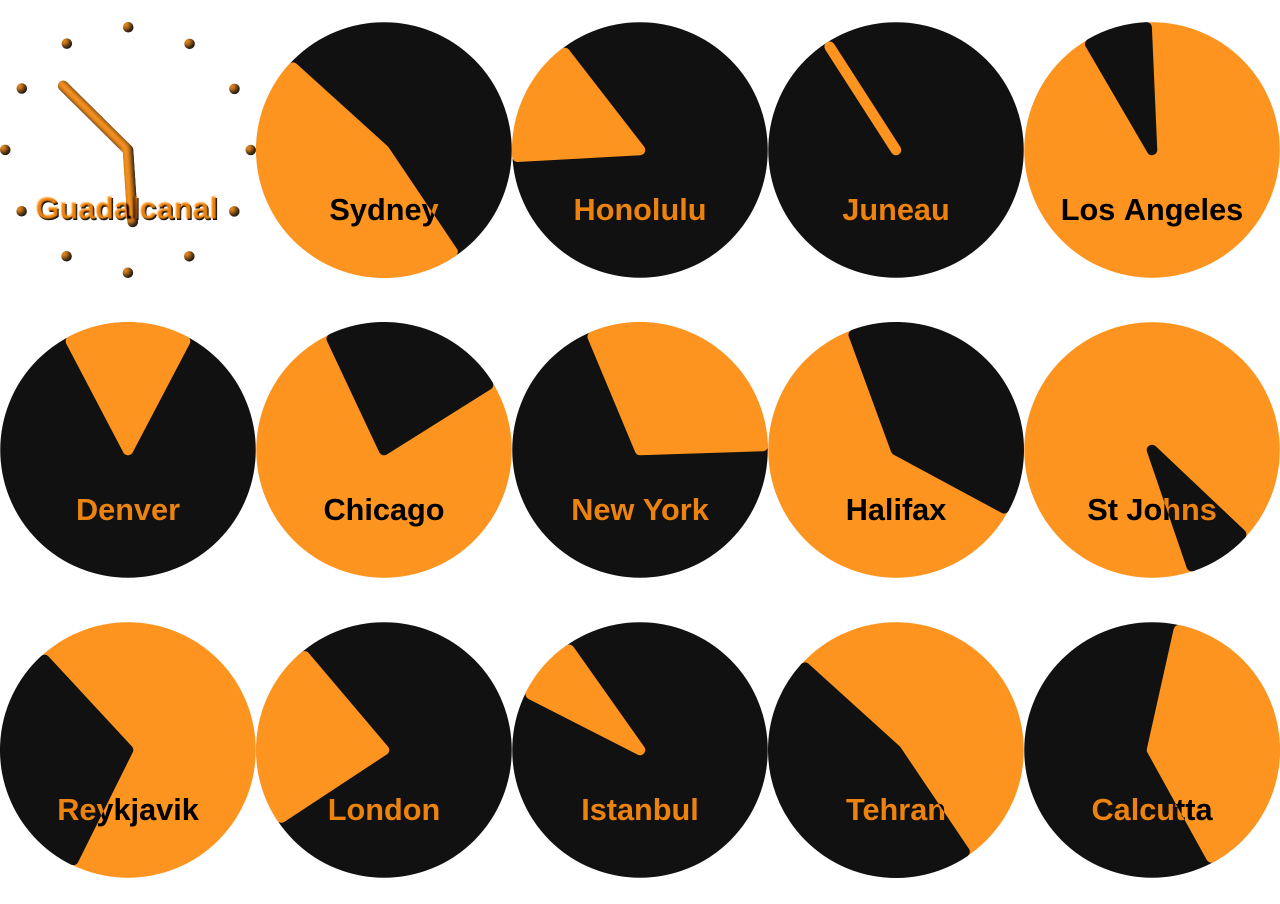
<file: cheeseclocks.html>
<!Doctype html><html><head><meta charset="utf-8"/>
<style>
html,body{height: 100%; margin: auto;}
.c{display: grid; grid-template-columns: repeat(5, 1fr); height: inherit}
</style>
</head><body><script src='cheeseclocks.js'></script>
<script>const d= document.body.appendChild(document.createElement('div'))
d.classList.add('c')
const a= ['Pacific/Guadalcanal','Australia/Sydney','Pacific/Honolulu',
 'America/Juneau','America/Los_Angeles','America/Denver','America/Chicago',
 'America/New_York','America/Halifax','America/St_Johns','Atlantic/Reykjavik',
 'Europe/London','Europe/Istanbul','Asia/Tehran','Asia/Calcutta']
for(let i= a.length; i--;) d.appendChild(document.createElement('div'))
d.querySelectorAll('div').forEach((e,i)=> f(e,a[i]))
</script></body></html>
</file>
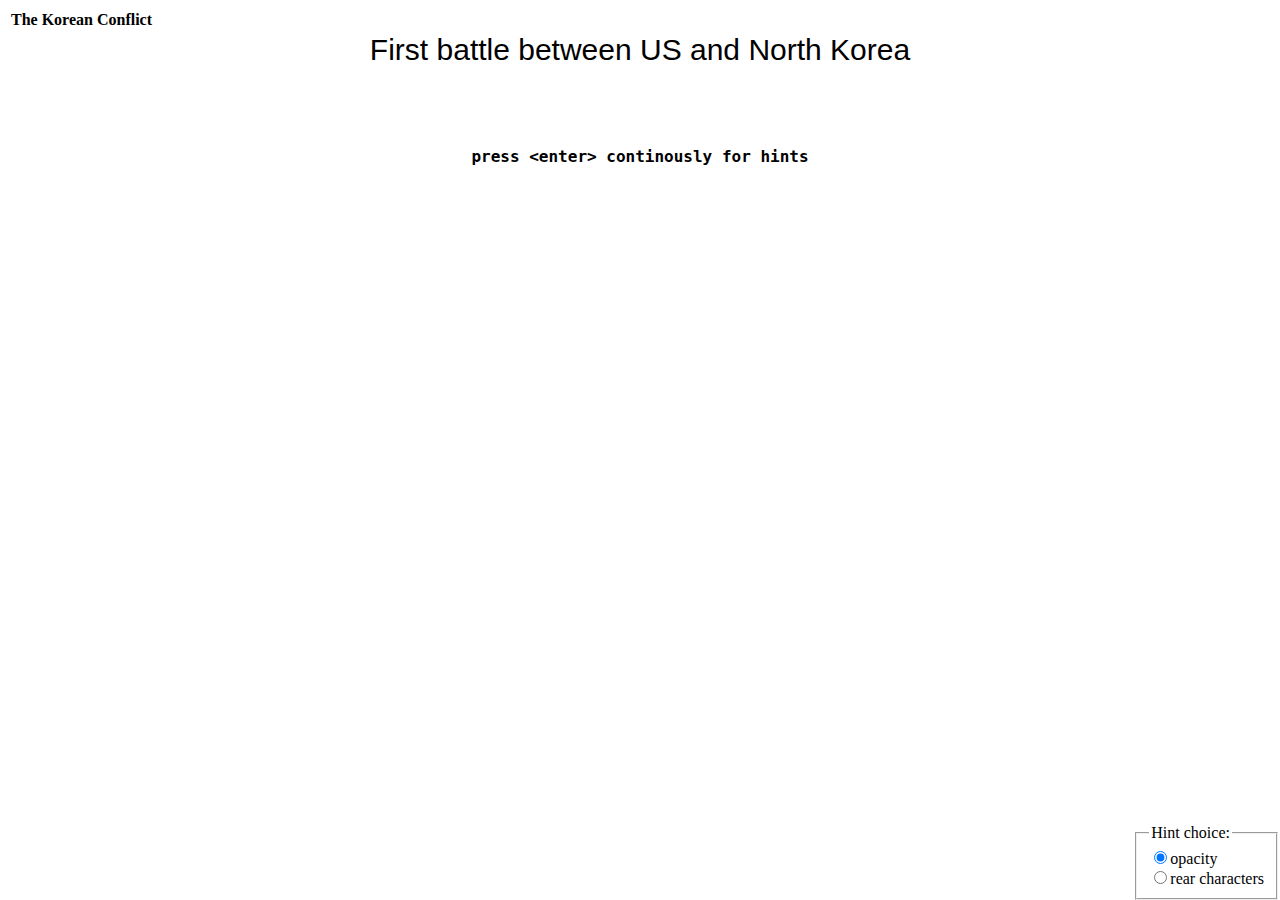
<file: hintquiz.html>
<!DOCTYPE html>
<html>
<head><meta charset='utf-8'>
<style>
  table, td {width: 100%; min-height: 10px} th {text-align: left}
  td {font: 30px sans-serif; text-align: center} #y, #z {font-family: serif}
  /*s#y {opacity: 0}*/ #z{outline: none; white-space: pre-wrap}
  #zz{font: 16px monospace; font-weight: bold;}
  .c {color: marktext; background: mark; font-weight:lighter}
  body {display: flex; flex-direction: column; justify-content: center; user-select: none}
  fieldset {position: absolute; right: 0; bottom: 0; width: max-content}
</style>
</head>
<body>
<table>
    <thead><tr><th>The Korean Conflict</th></tr></thead>
    <tr><td id='x'></td></tr><tr><td id='y'></td></tr><tr><td>&ZeroWidthSpace;<span id='z' spellcheck='false'></span></td></tr>
    <tr><td id='zz'></td></tr>
</table>
<fieldset id= 'fs'>
  <legend>Hint choice:</legend>
  <input id= 'h1' type= 'radio' name= 'hint' value= 'opacity' checked/><label for= 'h1'>opacity</label><br>
  <input id= 'h2' type= 'radio' name= 'hint' value= 'rear character'/><label for= 'h2'>rear characters</label>
</fieldset>
<script>
let a=[], b=[]
a[0]= "First battle between US and North Korea"; b[0]="Battle of Osan"
a[1]="South Korea capital" ; b[1]="Seoul"
a[2]="de facto capital of North Korea" ; b[2]="Pyongyang"
a[3]="South Korea leader" ; b[3]="Syngman Rhee"
a[4]="North Korea leader" ; b[4]="Kim Il Sung"
a[5]="Soviet Union leader" ; b[5]="Joseph Stalin"
a[6]="US President" ; b[6]="Harry S. Truman"
a[7]="China leader" ; b[7]="Mao Zedong"
a[8]="United Nations forces commander" ; b[8]="General Douglas MacArthur"
a[9]="assumed boundary between North and South" ; b[9]="38th parallel"
a[10]="Korean armistice date"; b[10]="27 July 1953"


let i= 0, j=0
let z= document.getElementById('z'), y= document.getElementById('y')
  , h1= document.getElementById('h1'), h2= document.getElementById('h2'), fs= document.getElementById('fs')
let y1

let f1, g
let g1= _=> {y.textContent= y1; y.style.opacity= 0.01* j++}
let g2= _=> {y.textContent= y1.replace(y1.slice(0, y1.length- j), j== 0|| j== y1.length? '':'_'); j+=(j< y1.length)}  
g= g1

function f(){if(i== a.length) {f3();return} fs.disabled= false
  j= 0; x.textContent= a[i]; y1= b[i++]; z.textContent=''; f1= g
  zz.classList.remove('c'); z.classList.remove('c')
  if(i<= a.length){zz.textContent= 'press <enter> continously for hints'} else zz.textContent=''
    z.contentEditable= 'true'; z.focus(); g()}
f()
function f2(){zz.classList.add('c'); z.classList.add('c'); zz.textContent= 'press <enter> for next item'; f1= f; z.contentEditable= 'false'}
function f3(){x.textContent= y.textContent= z.textContent= ''; zz.textContent= 'end of list -- press <enter> to restart'; i=0; fs.disabled= true}
addEventListener('click', _=> z.focus())
z.addEventListener('input', _=>{if(z.textContent== y1) f2()})

addEventListener('keyup', e=> {if(['Enter','NumpadEnter'].includes(e.key)) f1()})
addEventListener('keydown', e=> {if(['Enter','NumpadEnter'].includes(e.key)) e.preventDefault()})
fs.addEventListener('change', e=> {y.style.opacity=1; j=0; i--; g= e.target==h1? g1: g2; f()})
</script>
</body>
</html>
</file>
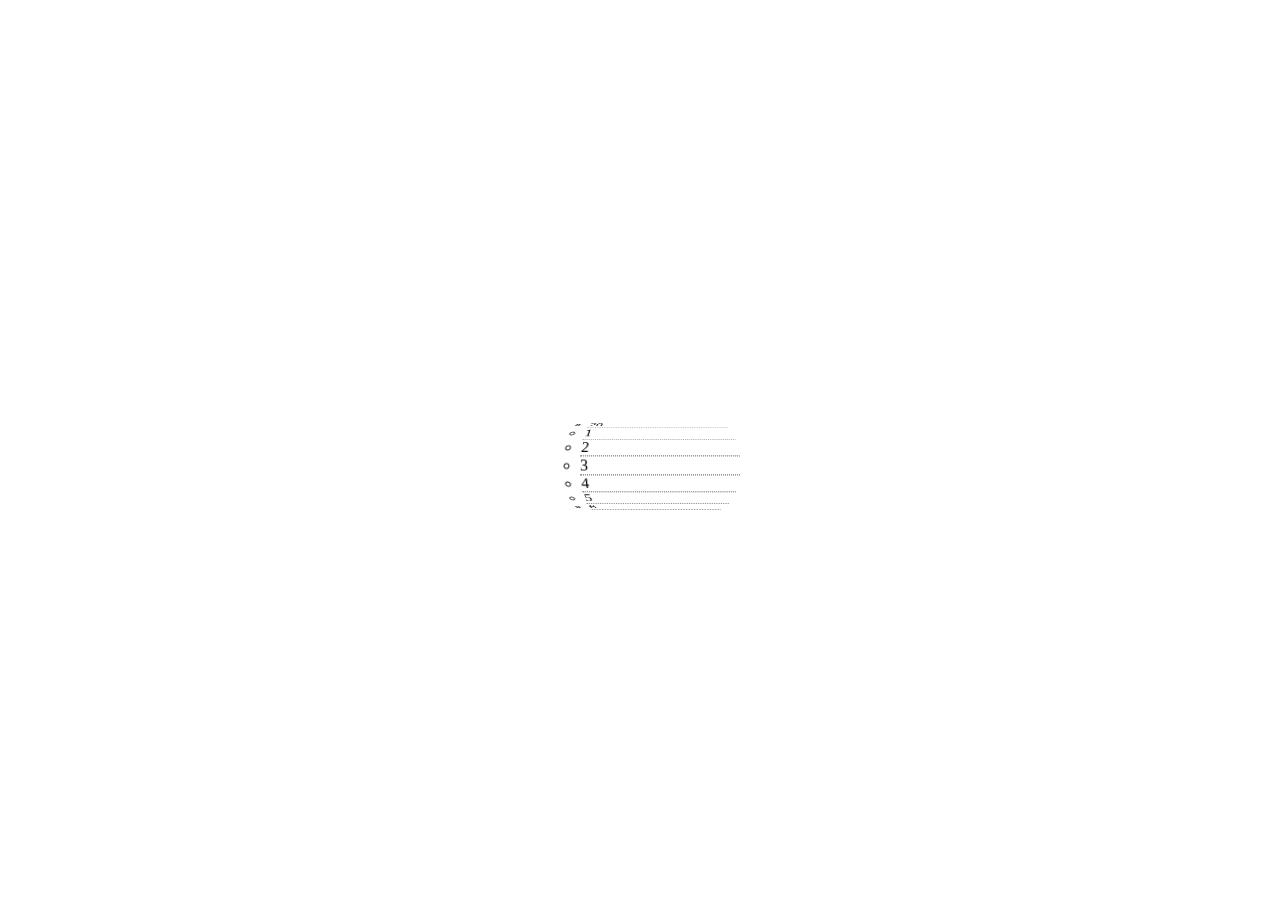
<file: listdial.html>
<!Doctype html>
<html><head><style>
body {margin:0; overflow:hidden}
li {backface-visibility: hidden; border-bottom:thin dotted}
ul {list-style-type: circle; transform-style: preserve-3d}
div {width: 200px; margin: auto}
</style></head>
<body>
<div><ul></ul></div>
</body>
<script>
d= document.querySelector('div')
ul= document.querySelector('ul')

let a1= 20
for(let i= 0; i< a1; i++){
 let l= ul.appendChild(document.createElement('li'))
 l.textContent= i+ 1
}

let x= 0
let h= ul.clientHeight
let n= ul.childElementCount
let c= 2* Math.PI/ n
let z= h/ n/ 2/ Math.tan(c/ 2)
let y= 0.5
let l= document.querySelectorAll('li')
let a= a1/ 5

d.style.perspective= z* Math.sqrt(1+ Math.tan(a* c)** 2)+'px'
d.style.perspectiveOrigin= `50% ${y* 100}%`
ul.style.transformOrigin= `50% ${y* 100}%`

addEventListener('wheel', e=>{ul.style.transform='rotateX('+ (x-=c*Math.sign(e.deltaY)/2) +'rad)'})

for(let i=0; i< n; i++) ul.children[i].style.transform= `translateY(${h* (y - (2* i+ 1)/ 2/ n)}px)\
 rotateX(${-i* c}rad) translateZ(${z}px)`

d.style.transform=`translateY(${(window.innerHeight- d.clientHeight)/ 2}px)\
 scale(${l[0].clientWidth/ l[0].getBoundingClientRect().width})`

ul.style.transform=`rotateX(${x+= .5* a* c}rad)`
</script></html>
</file>
